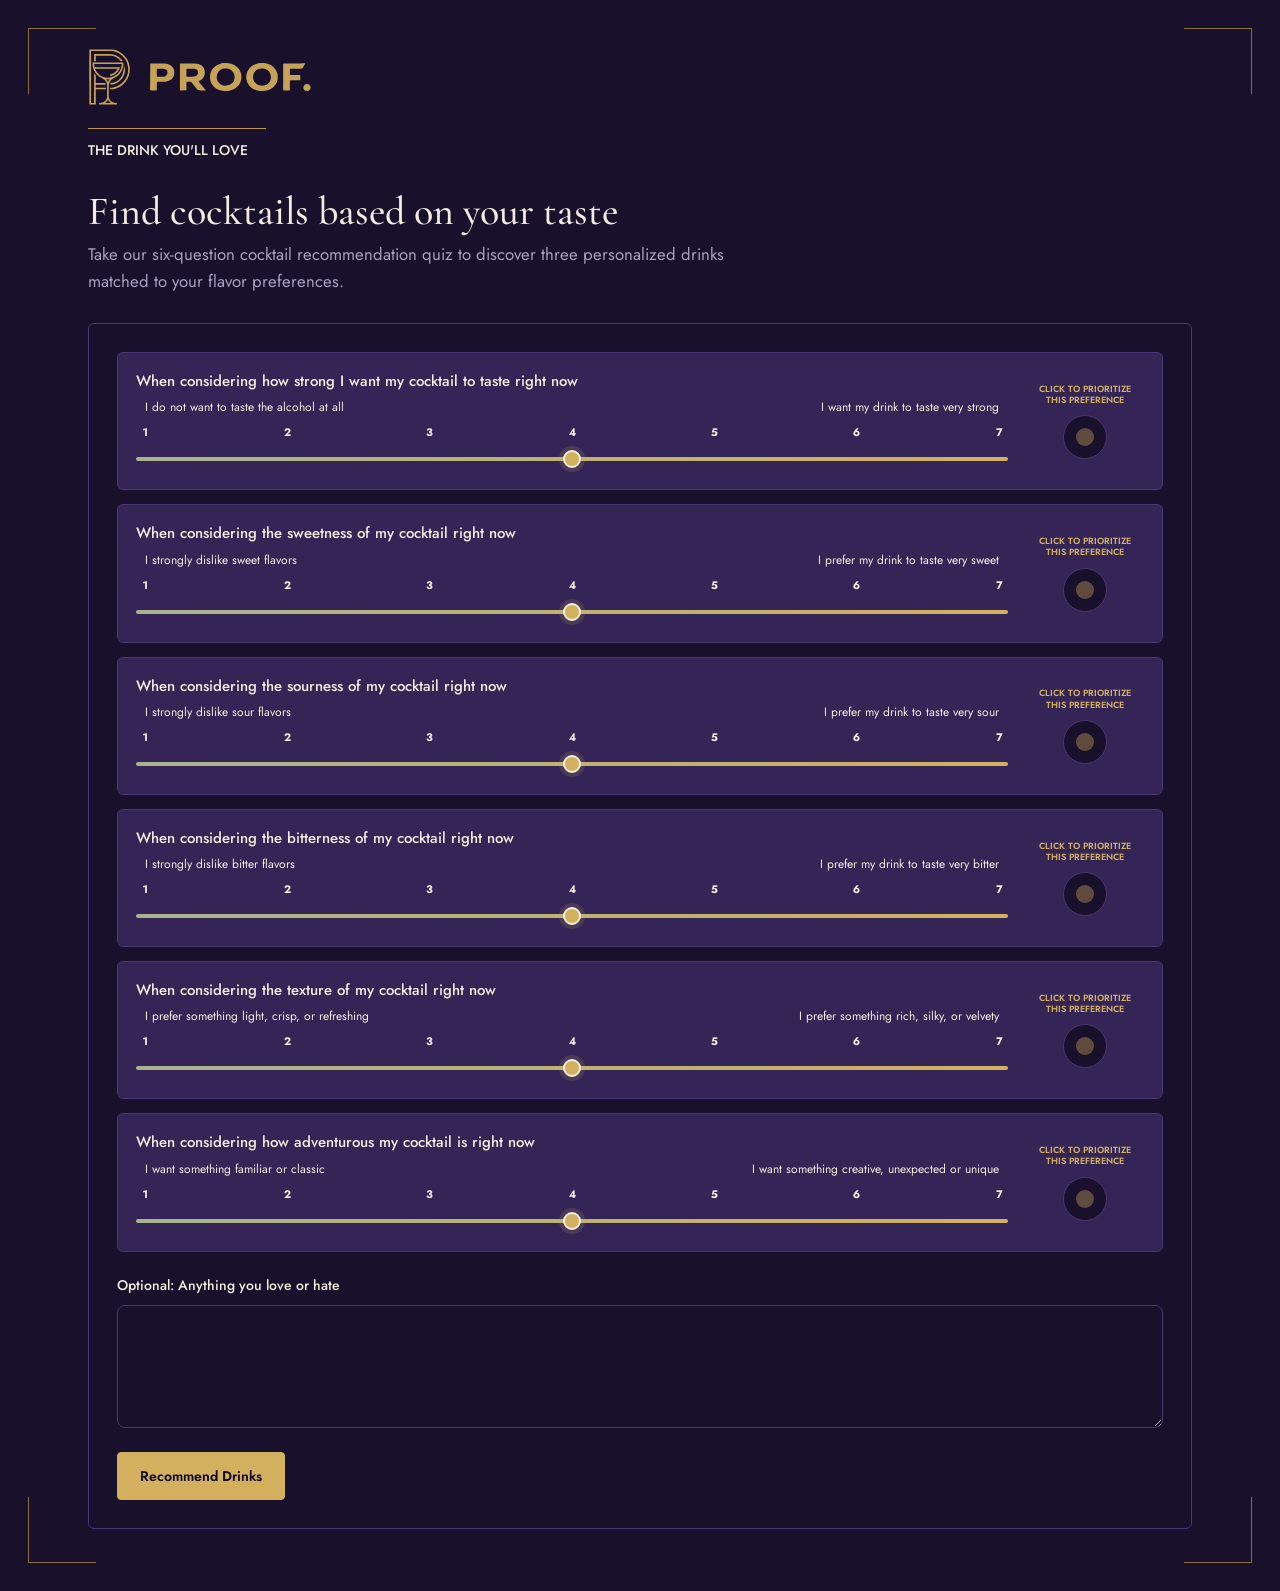
<file: index.html>
<!DOCTYPE html>
<html lang="en" data-brand-page="survey">
<head>
  <meta charset="utf-8">
  <meta name="viewport" content="width=device-width, initial-scale=1">
  <title>Find Your Cocktail Match | PROOF</title>
  <meta name="description" content="Answer six quick questions and discover personalized cocktail recommendations matched to your individual tastes and preferences.">
  <link rel="canonical" href="https://joinproof.bar/customer">
  <meta property="og:type" content="website">
  <meta property="og:site_name" content="PROOF">
  <meta property="og:title" content="Find Your Cocktail Match | PROOF">
  <meta property="og:description" content="Answer six quick questions and discover cocktails matched to your individual tastes and preferences.">
  <meta property="og:url" content="https://joinproof.bar/customer">
  <link rel="stylesheet" href="/style-lounge.css?v=5">
  <link rel="stylesheet" href="/shared/brand.css?v=2">
  <link rel="icon" href="/favicon.ico?v=1" sizes="any">
  <link rel="icon" href="/shared/brand/web/favicon-32.png?v=1" type="image/png" sizes="32x32">
  <link rel="icon" href="/shared/brand/web/favicon.svg?v=1" type="image/svg+xml">
  <link rel="apple-touch-icon" href="/shared/brand/web/apple-touch-icon.png?v=1" sizes="180x180">
  <meta name="theme-color" content="#19102c">
</head>

<body>
  <div id="survey-loader" class="survey-loader" role="status" aria-live="polite">
    <div class="survey-loader-symbol" aria-hidden="true">
      <div class="loading-circle"></div>
      <img class="loading-logo" src="/shared/brand/web/proof-mark.svg" alt="" width="36" height="48">
    </div>
    <span>Loading survey</span>
  </div>

  <main id="quiz-screen">
    <h1 class="survey-wordmark"><img class="proof-logo" src="/shared/brand/web/proof-horizontal.svg" alt="PROOF." width="480" height="124" fetchpriority="high"></h1>
    <section class="quiz-intro" aria-labelledby="quiz-title">
      <h2 id="quiz-title">Find cocktails based on your taste</h2>
      <p>Take our six-question cocktail recommendation quiz to discover three personalized drinks matched to your flavor preferences.</p>
    </section>

    <form id="quiz-form">
      <div id="slider-container"></div>

      <div class="qualitative-section">
        <label for="qualitative-input">
          Optional: Anything you love or hate
        </label>
        <textarea id="qualitative-input" rows="4"></textarea>
      </div>

      <button type="submit">Recommend Drinks</button>
    </form>
  </main>

  <main id="results-screen" hidden>
    <header class="results-brand">
      <img class="proof-logo" src="/shared/brand/web/proof-horizontal.svg" alt="PROOF." width="480" height="124">
    </header>
    <section id="persona-profile" class="persona-profile"></section>
    <div id="ai-notice" class="ai-notice" hidden></div>
    <section class="recommendations-section">
      <div class="recommendations-heading">
        <h2>Your Matches</h2>
        <button id="retake-button" class="secondary-button" type="button">Retake</button>
      </div>
      <div id="results"></div>
    </section>
  </main>

  <script src="/custom-cocktails.js?v=2" defer></script>
  <script src="/drinks.js?v=6" defer></script>
  <script src="/questions.js?v=2" defer></script>
  <script src="/bartender-script-template.js?v=1" defer></script>
  <script src="/script.js?v=11" defer></script>
</body>
</html>
</file>
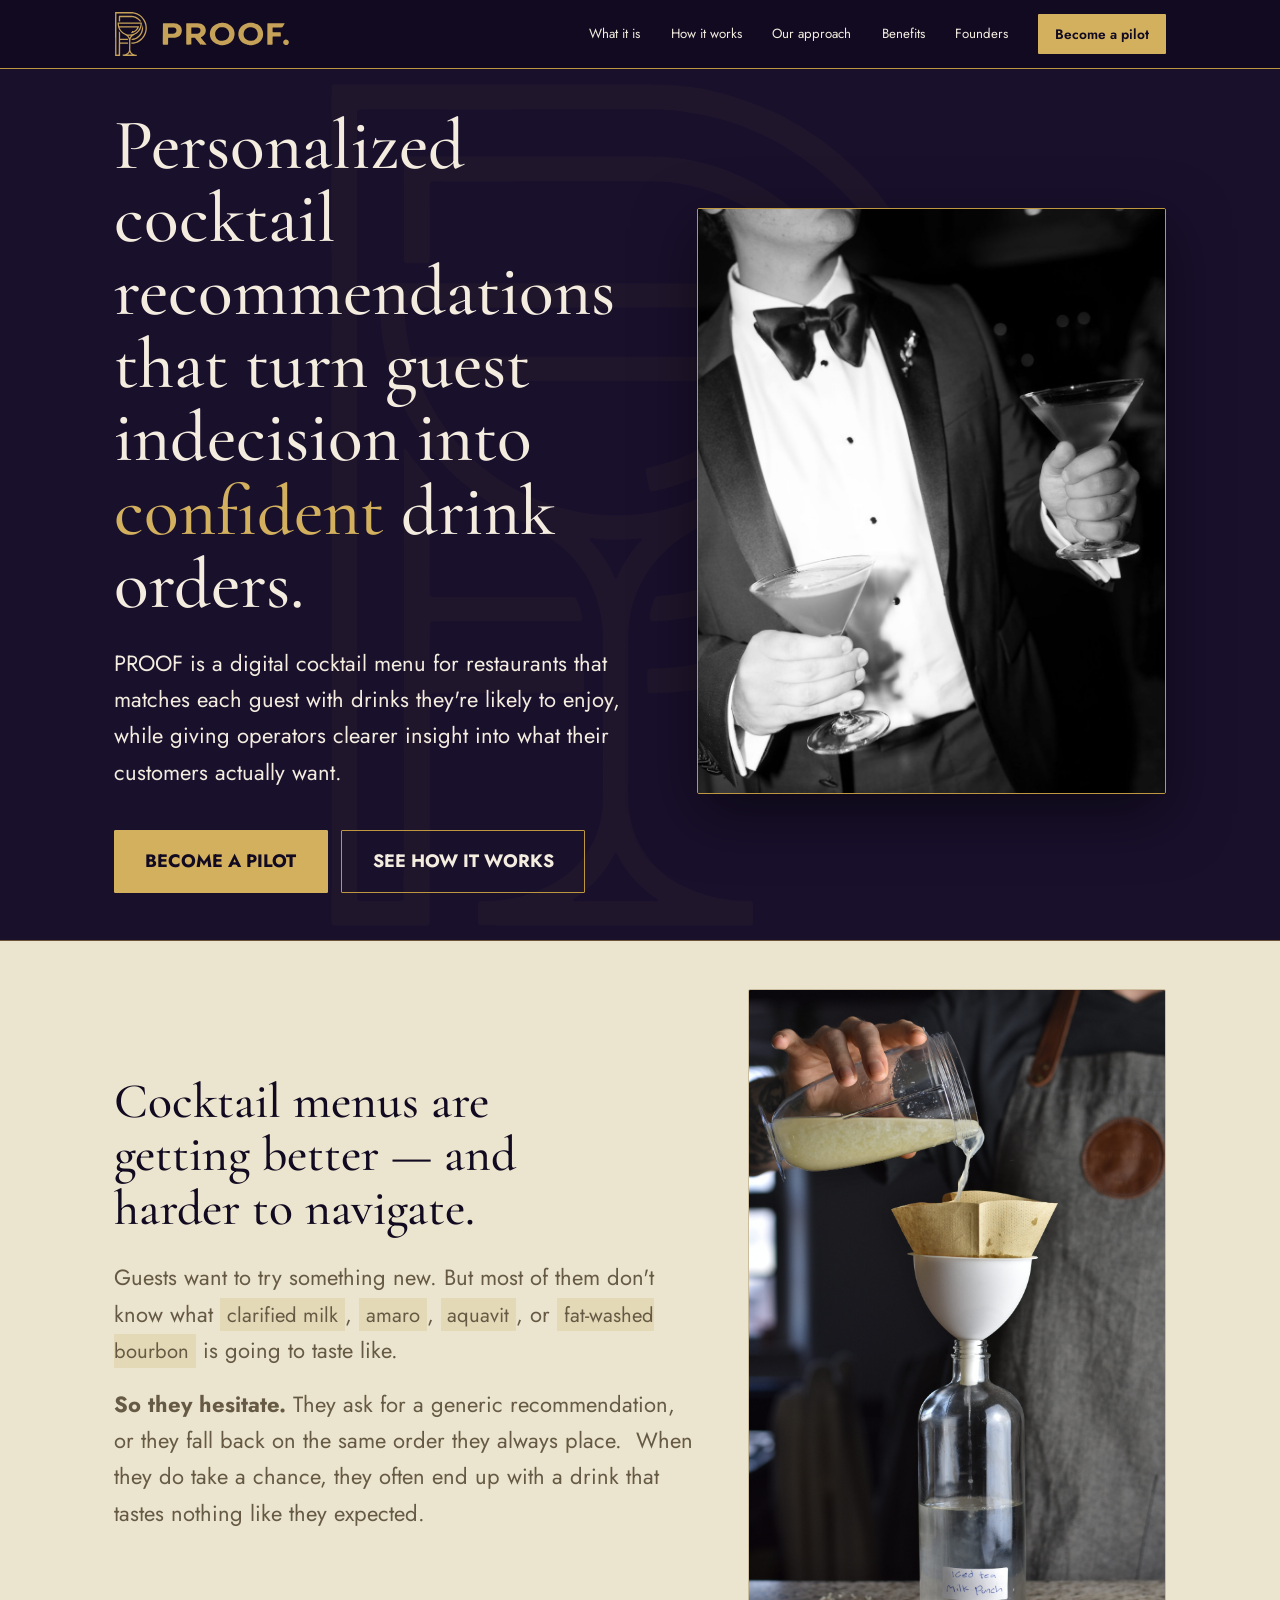
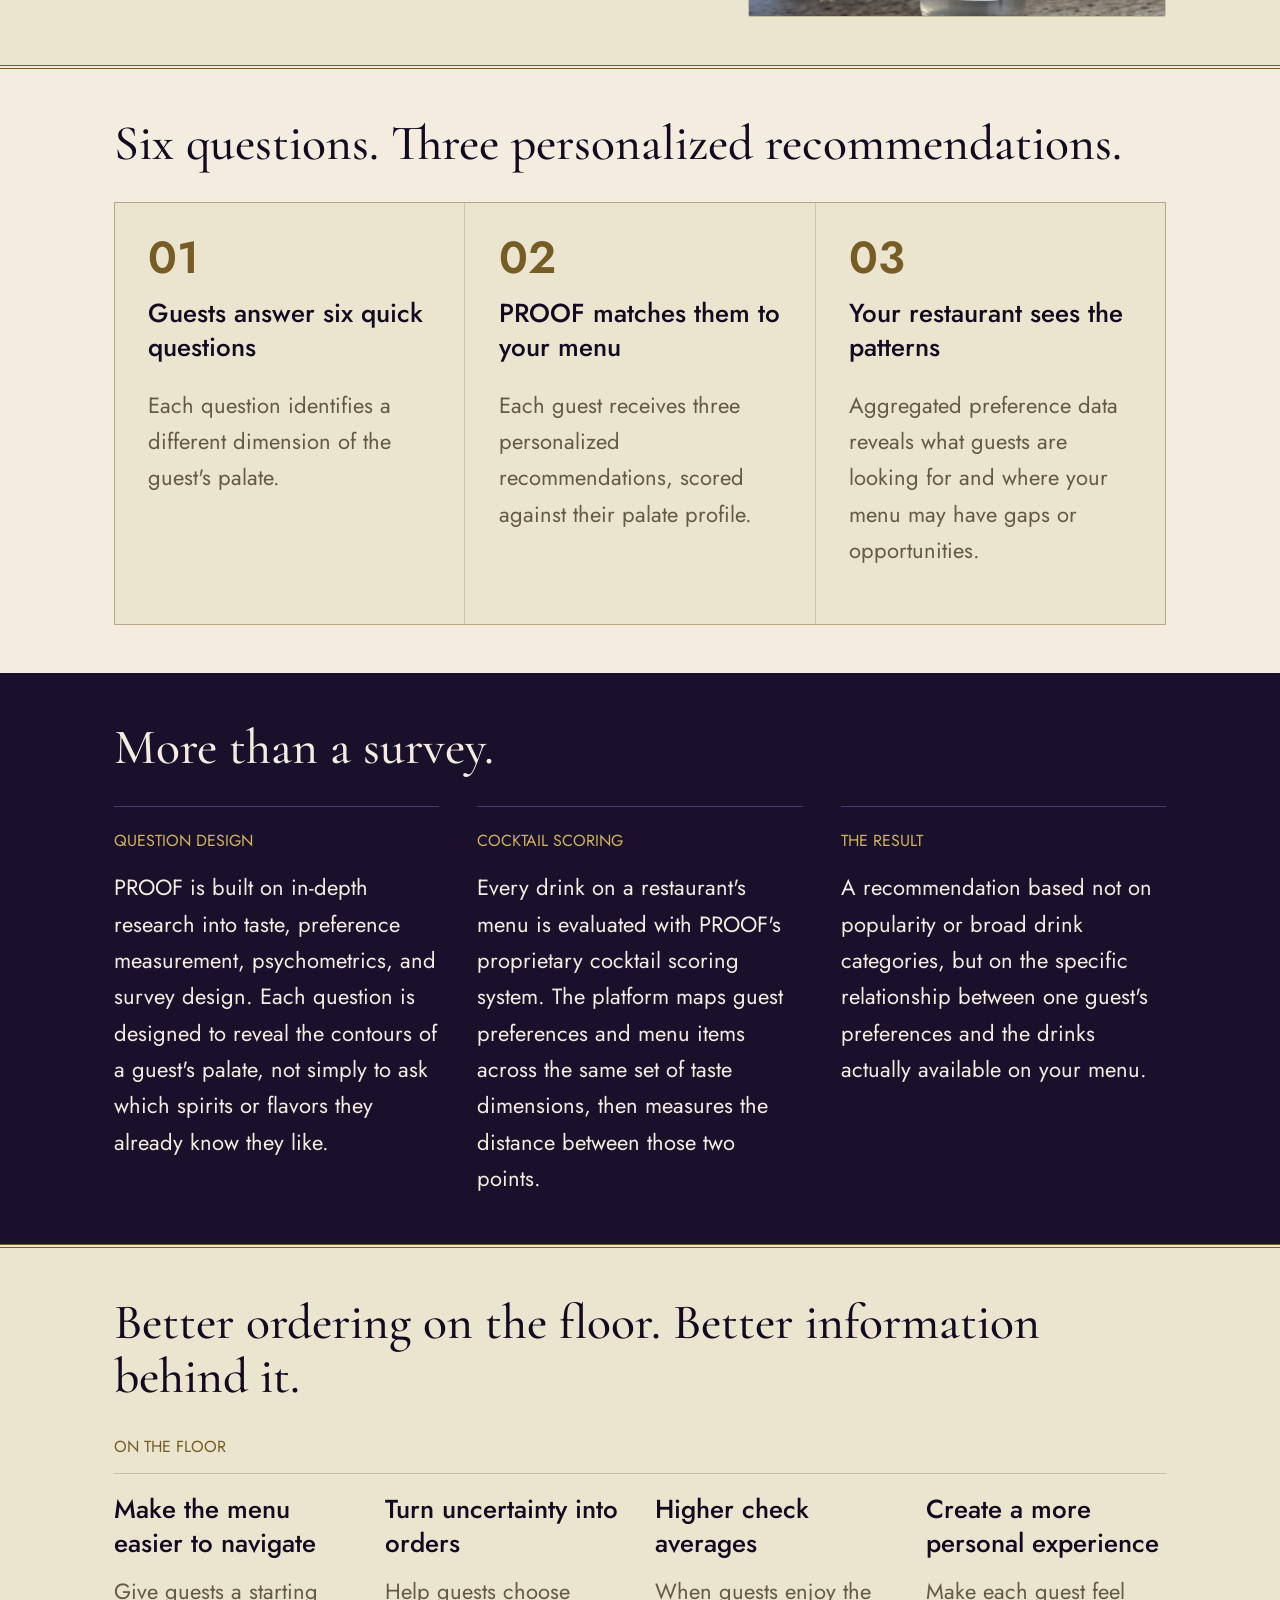
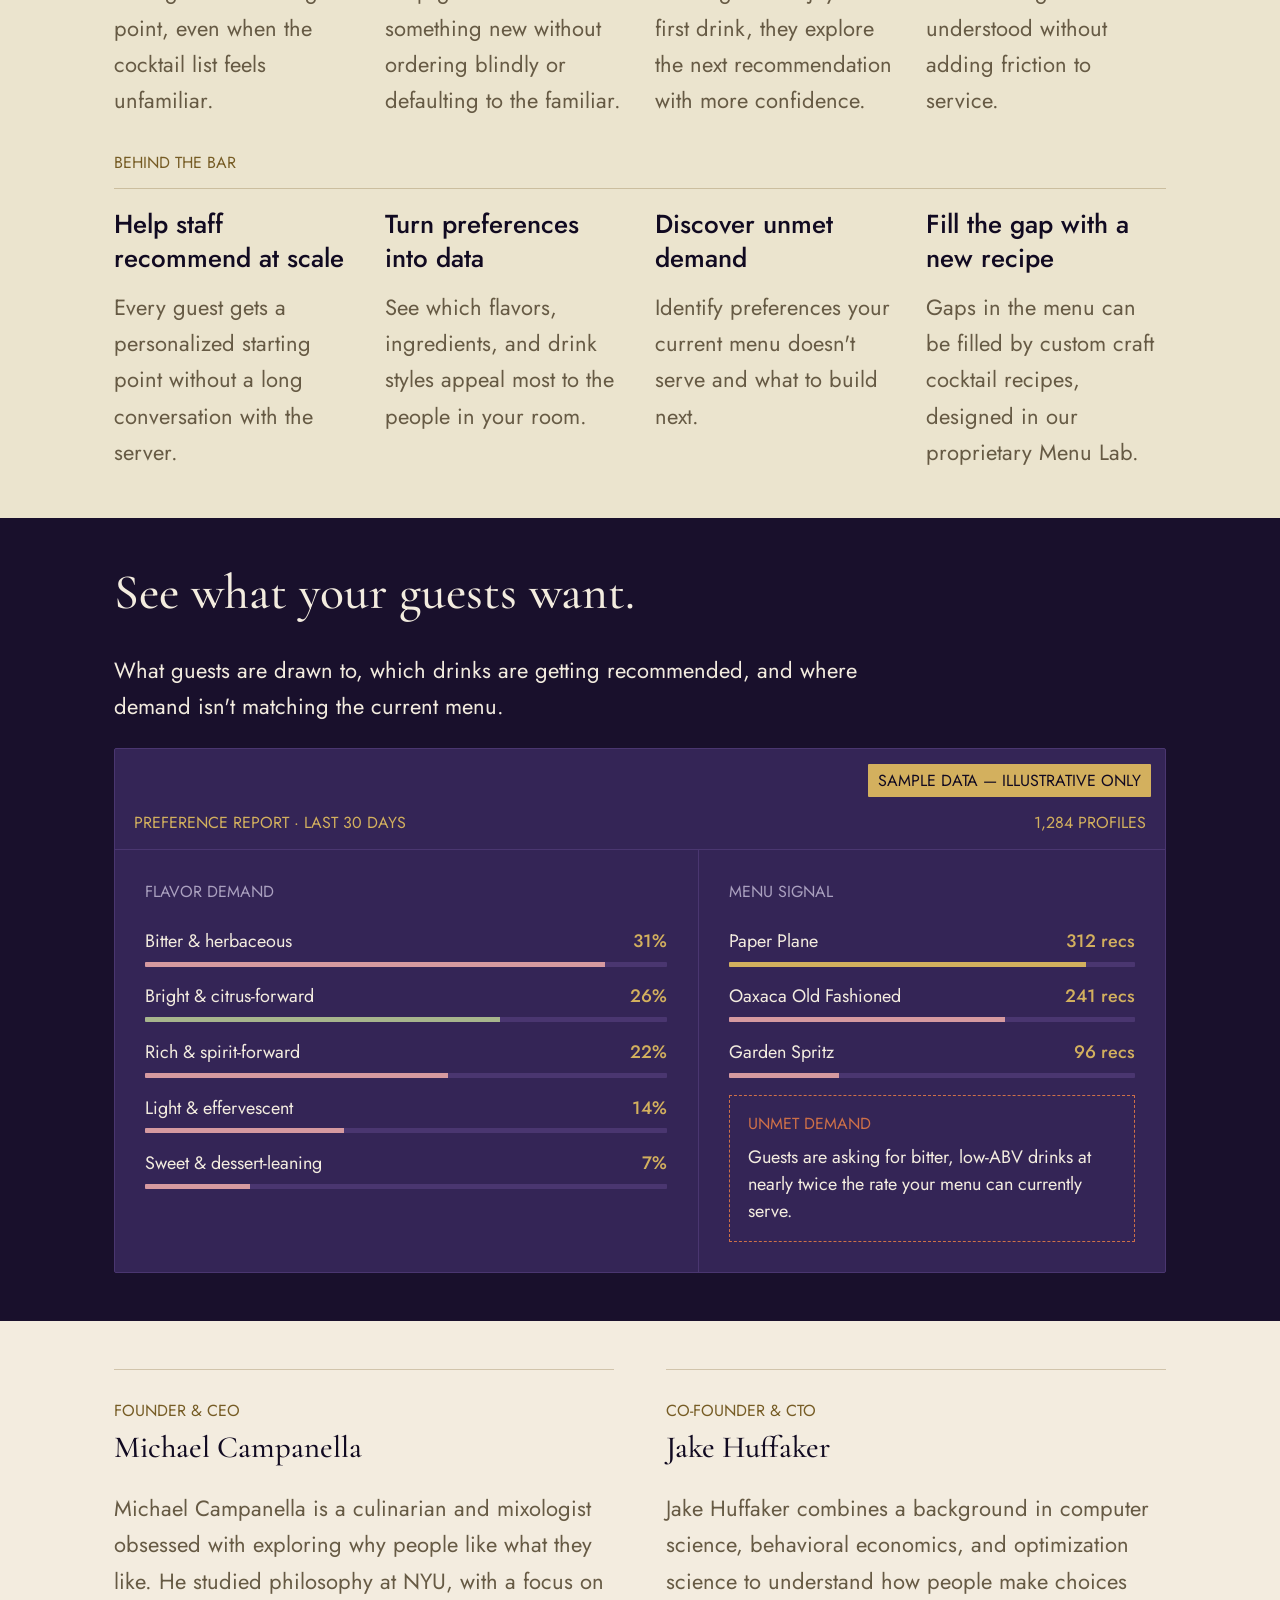
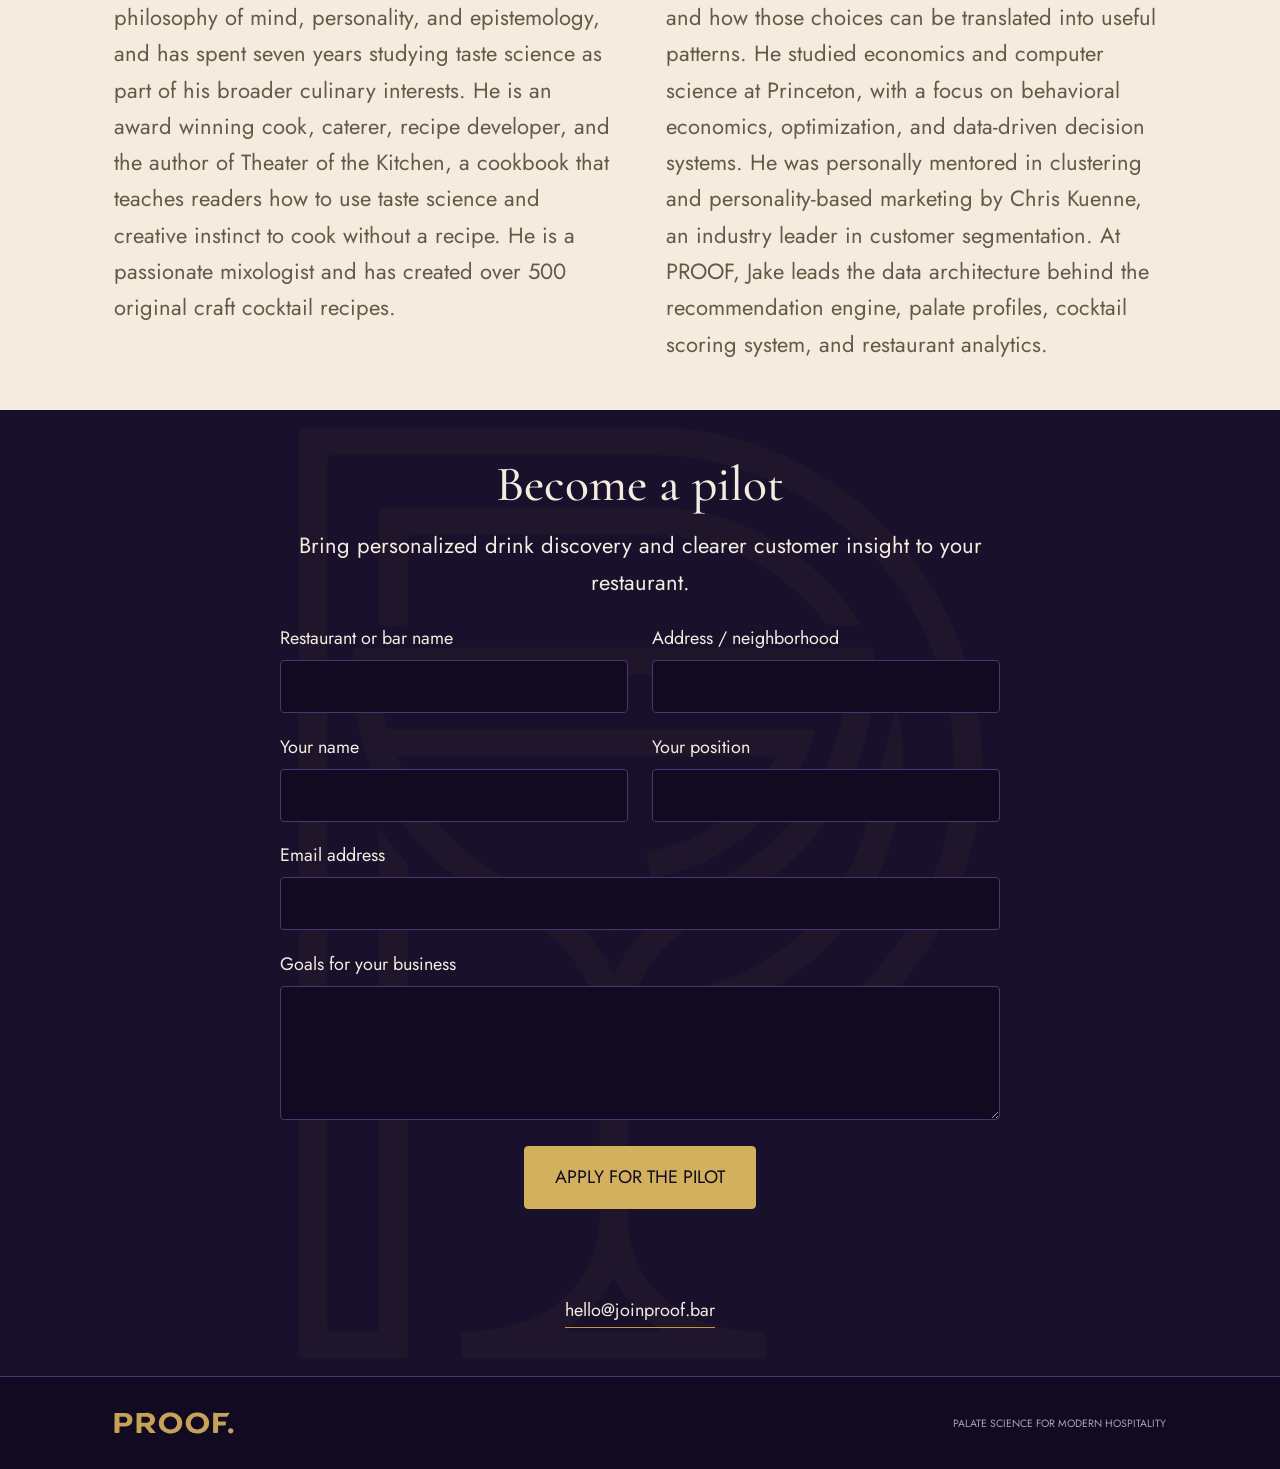
<file: business/index.html>
<!DOCTYPE html>
<html lang="en" data-brand-page="business">
<head>
  <meta charset="utf-8">
  <meta name="viewport" content="width=device-width, initial-scale=1">
  <title>PROOF | Personalized Cocktail Recommendations for Restaurants</title>
  <meta name="description" content="PROOF helps restaurant guests confidently choose cocktails with personalized recommendations matched to their tastes and your drink menu.">
  <link rel="canonical" href="https://joinproof.bar/">
  <meta property="og:type" content="website">
  <meta property="og:site_name" content="PROOF">
  <meta property="og:title" content="PROOF | Personalized Cocktail Recommendations for Restaurants">
  <meta property="og:description" content="Help every guest confidently choose a cocktail with personalized recommendations matched to their tastes and your drink menu.">
  <meta property="og:url" content="https://joinproof.bar/">
  <link rel="stylesheet" href="/shared/site-shell.css">
  <link rel="stylesheet" href="/business/business.css?v=8">
  <script src="/business/pilot.js?v=1" defer></script>
  <link rel="stylesheet" href="/shared/brand.css?v=2">
  <link rel="icon" href="/favicon.ico?v=1" sizes="any">
  <link rel="icon" href="/shared/brand/web/favicon-32.png?v=1" type="image/png" sizes="32x32">
  <link rel="icon" href="/shared/brand/web/favicon.svg?v=1" type="image/svg+xml">
  <link rel="apple-touch-icon" href="/shared/brand/web/apple-touch-icon.png?v=1" sizes="180x180">
  <meta name="theme-color" content="#19102c">
</head>
<body>
  <div class="page">
    <nav class="nav-shell">
      <div class="wrap nav-inner">
        <a class="logo brand-lockup" href="#top"><img class="proof-logo" src="/shared/brand/web/proof-horizontal.svg" alt="PROOF." width="480" height="124"></a>
        <div class="nav-links">
          <a href="#what">What it is</a>
          <a href="#how">How it works</a>
          <a href="#approach">Our approach</a>
          <a href="#benefits">Benefits</a>
          <a href="#founders">Founders</a>
          <a class="nav-pilot" href="#pilot">Become a pilot</a>
        </div>
      </div>
    </nav>

    <header id="top" class="hero">
      <div class="hero-pattern" aria-hidden="true"></div>
      <div class="hero-line" aria-hidden="true"></div>
      <div class="wrap hero-grid">
        <div class="hero-copy">
          <h1>Personalized cocktail recommendations that turn guest indecision into <em>confident</em> drink orders.</h1>
          <p class="hero-lede">PROOF is a digital cocktail menu for restaurants that matches each guest with drinks they're likely to enjoy, while giving operators clearer insight into what their customers actually want.</p>
          <div class="hero-actions">
            <a class="button-gold" href="#pilot">Become a pilot</a>
            <a class="button-outline" href="/alpha">See how it works</a>
          </div>
        </div>
        <div class="hero-image-shell">
          <div class="hero-image">
            <img src="/landing/assets/proof-background.png" alt="Guest holding two cocktails in black tie">
            <div></div>
          </div>
        </div>
      </div>
    </header>

    <section id="what" class="problem light-section">
      <div class="wrap problem-grid">
        <div class="problem-content">
          <h2>Cocktail menus are getting better — and harder to navigate.</h2>
          <div class="problem-copy">
            <p>Guests want to try something new. But most of them don't know what <mark>clarified milk</mark>, <mark>amaro</mark>, <mark>aquavit</mark>, or <mark>fat-washed bourbon</mark> is going to taste like.</p>
            <p><b>So they hesitate. </b>They ask for a generic recommendation, or they fall back on the same order they always place.&nbsp; When they do take a chance, they often end up with a drink that tastes nothing like they expected.&nbsp;</p>
          </div>
        </div>
        <figure class="problem-image">
          <img src="/business/assets/milkpunchstrain.jpeg" alt="Milk punch being poured through a paper filter into a glass bottle" width="2500" height="3750" loading="lazy" decoding="async">
        </figure>
      </div>
    </section>

    <section id="how" class="how paper-section">
      <div class="wrap section-grid">
        <h2>Six questions. Three personalized recommendations.</h2>
      </div>
      <div class="wrap steps">
        <article>
          <span>01</span>
          <h3>Guests answer six quick questions</h3>
          <p>Each question identifies a different dimension of the guest's palate.</p>
        </article>
        <article>
          <span>02</span>
          <h3>PROOF matches them to your menu</h3>
          <p>Each guest receives three personalized recommendations, scored against their palate profile.</p>
        </article>
        <article>
          <span>03</span>
          <h3>Your restaurant sees the patterns</h3>
          <p>Aggregated preference data reveals what guests are looking for and where your menu may have gaps or opportunities.</p>
        </article>
      </div>
    </section>

    <section id="approach" class="approach dark-section">
      <div class="wrap section-grid">
        <h2>More than a survey.</h2>
      </div>
      <div class="wrap columns">
        <article>
          <p>Question design</p>
          <div></div>
          <span>PROOF is built on in-depth research into taste, preference measurement, psychometrics, and survey design. Each question is designed to reveal the contours of a guest's palate, not simply to ask which spirits or flavors they already know they like.</span>
        </article>
        <article>
          <p>Cocktail scoring</p>
          <div></div>
          <span>Every drink on a restaurant's menu is evaluated with PROOF's proprietary cocktail scoring system. The platform maps guest preferences and menu items across the same set of taste dimensions, then measures the distance between those two points.</span>
        </article>
        <article>
          <p>The result</p>
          <div></div>
          <span>A recommendation based not on popularity or broad drink categories, but on the specific relationship between one guest's preferences and the drinks actually available on your menu.</span>
        </article>
      </div>
    </section>

    <section id="benefits" class="benefits paper-section">
      <div class="wrap section-grid">
        <h2>Better ordering on the floor. Better information behind it.</h2>
      </div>
      <div class="wrap benefit-group">
        <p>On the floor</p>
        <div class="benefit-row">
          <article><h3>Make the menu easier to navigate</h3><span>Give guests a starting point, even when the cocktail list feels unfamiliar.</span></article>
          <article><h3>Turn uncertainty into orders</h3><span>Help guests choose something new without ordering blindly or defaulting to the familiar.</span></article>
          <article><h3>Higher check averages</h3><span>When guests enjoy the first drink, they explore the next recommendation with more confidence.</span></article>
          <article><h3>Create a more personal experience</h3><span>Make each guest feel understood without adding friction to service.</span></article>
        </div>
      </div>
      <div class="wrap benefit-group">
        <p>Behind the bar</p>
        <div class="benefit-row">
          <article><h3>Help staff recommend at scale</h3><span>Every guest gets a personalized starting point without a long conversation with the server.</span></article>
          <article><h3>Turn preferences into data</h3><span>See which flavors, ingredients, and drink styles appeal most to the people in your room.</span></article>
          <article><h3>Discover unmet demand</h3><span>Identify preferences your current menu doesn't serve and what to build next.</span></article>
          <article><h3>Fill the gap with a new recipe</h3><span>Gaps in the menu can be filled by custom craft cocktail recipes, designed in our proprietary Menu Lab.</span></article>
        </div>
      </div>
    </section>

    <section id="dashboard" class="dashboard dark-section">
      <div class="wrap">
        <div class="section-grid">
          <h2>See what your guests want.</h2>
        </div>
        <p class="dashboard-copy">What guests are drawn to, which drinks are getting recommended, and where demand isn't matching the current menu.</p>

        <div id="dashPanel" class="report-panel">
          <div class="report-pattern" aria-hidden="true"></div>
          <div class="sample-badge">Sample data — illustrative only</div>
          <div class="report-topline">
            <span>Preference report · Last 30 days</span>
            <span>1,284 profiles</span>
          </div>
          <div class="report-body">
            <div class="report-column">
              <span>Flavor demand</span>
              <div class="meter-row"><div><span>Bitter &amp; herbaceous</span><b>31%</b></div><i><em style="width: 88%"></em></i></div>
              <div class="meter-row"><div><span>Bright &amp; citrus-forward</span><b>26%</b></div><i><em style="width: 68%"></em></i></div>
              <div class="meter-row"><div><span>Rich &amp; spirit-forward</span><b>22%</b></div><i><em style="width: 58%"></em></i></div>
              <div class="meter-row"><div><span>Light &amp; effervescent</span><b>14%</b></div><i><em style="width: 38%"></em></i></div>
              <div class="meter-row"><div><span>Sweet &amp; dessert-leaning</span><b>7%</b></div><i><em style="width: 20%"></em></i></div>
            </div>
            <div class="report-column">
              <span>Menu signal</span>
              <div class="meter-row"><div><span>Paper Plane</span><b>312 recs</b></div><i><em style="width: 88%"></em></i></div>
              <div class="meter-row"><div><span>Oaxaca Old Fashioned</span><b>241 recs</b></div><i><em style="width: 68%"></em></i></div>
              <div class="meter-row"><div><span>Garden Spritz</span><b>96 recs</b></div><i><em style="width: 27%"></em></i></div>
              <div class="unmet">
                <span>Unmet demand</span>
                <p>Guests are asking for bitter, low-ABV drinks at nearly twice the rate your menu can currently serve.</p>
              </div>
            </div>
          </div>
        </div>
      </div>
    </section>

    <section id="founders" class="founders light-section">
      <div class="wrap">
        <div class="founder-grid">
          <article>
            <p>Founder &amp; CEO</p>
            <h2>Michael Campanella</h2>
            <span>Michael Campanella is a culinarian and mixologist obsessed with exploring why people like what they like. He studied philosophy at NYU, with a focus on philosophy of mind, personality, and epistemology, and has spent seven years studying taste science as part of his broader culinary interests. He is an award winning cook, caterer, recipe developer, and the author of Theater of the Kitchen, a cookbook that teaches readers how to use taste science and creative instinct to cook without a recipe. He is a passionate mixologist and has created over 500 original craft cocktail recipes.</span>
          </article>
          <article>
            <p>Co-founder &amp; CTO</p>
            <h2>Jake Huffaker</h2>
            <span>Jake Huffaker combines a background in computer science, behavioral economics, and optimization science to understand how people make choices and how those choices can be translated into useful patterns. He studied economics and computer science at Princeton, with a focus on behavioral economics, optimization, and data-driven decision systems. He was personally mentored in clustering and personality-based marketing by Chris Kuenne, an industry leader in customer segmentation. At PROOF, Jake leads the data architecture behind the recommendation engine, palate profiles, cocktail scoring system, and restaurant analytics.</span>
          </article>
        </div>
      </div>
    </section>

    <section id="pilot" class="pilot dark-section">
      <div class="pilot-fan" aria-hidden="true"></div>
      <div class="wrap pilot-inner">
        <h2>Become a pilot</h2>
        <p>Bring personalized drink discovery and clearer customer insight to your restaurant.</p>
        <form id="pilot-form" class="pilot-form" action="/api/pilot-applications" method="post" aria-label="Pilot application">
          <div class="pilot-fields">
            <label for="pilot-business">Restaurant or bar name
              <input id="pilot-business" name="businessName" autocomplete="organization" maxlength="160" required>
            </label>
            <label for="pilot-location">Address / neighborhood
              <input id="pilot-location" name="location" autocomplete="street-address" maxlength="300" required>
            </label>
            <label for="pilot-name">Your name
              <input id="pilot-name" name="name" autocomplete="name" maxlength="120" required>
            </label>
            <label for="pilot-position">Your position
              <input id="pilot-position" name="position" autocomplete="organization-title" maxlength="120" required>
            </label>
            <label class="pilot-field-wide" for="pilot-email">Email address
              <input id="pilot-email" name="email" type="email" autocomplete="email" maxlength="254" required>
            </label>
            <label class="pilot-field-wide" for="pilot-goals">Goals for your business
              <textarea id="pilot-goals" name="goals" rows="4" maxlength="3000" required></textarea>
            </label>
          </div>
          <div class="pilot-honeypot" aria-hidden="true" inert>
            <label for="pilot-website">Website<input id="pilot-website" name="website" tabindex="-1" autocomplete="off"></label>
          </div>
          <div class="pilot-submit">
            <button class="button-gold" type="submit" disabled>Apply for the pilot</button>
            <p id="pilot-status" class="pilot-status" role="status" aria-live="polite" aria-atomic="true"></p>
          </div>
          <noscript><p>Please email <a href="mailto:hello@joinproof.bar">hello@joinproof.bar</a> to apply.</p></noscript>
        </form>
        <a class="email" href="mailto:hello@joinproof.bar">hello@joinproof.bar</a>
      </div>
    </section>
    <footer class="footer">
      <div class="wrap footer-inner">
        <span class="footer-logo"><img class="proof-logo" src="/shared/brand/web/proof-type.svg" alt="PROOF." width="480" height="87" loading="lazy"></span>
        <span>Palate science for modern hospitality</span>
      </div>
    </footer>
  </div>
</body>
</html>
</file>
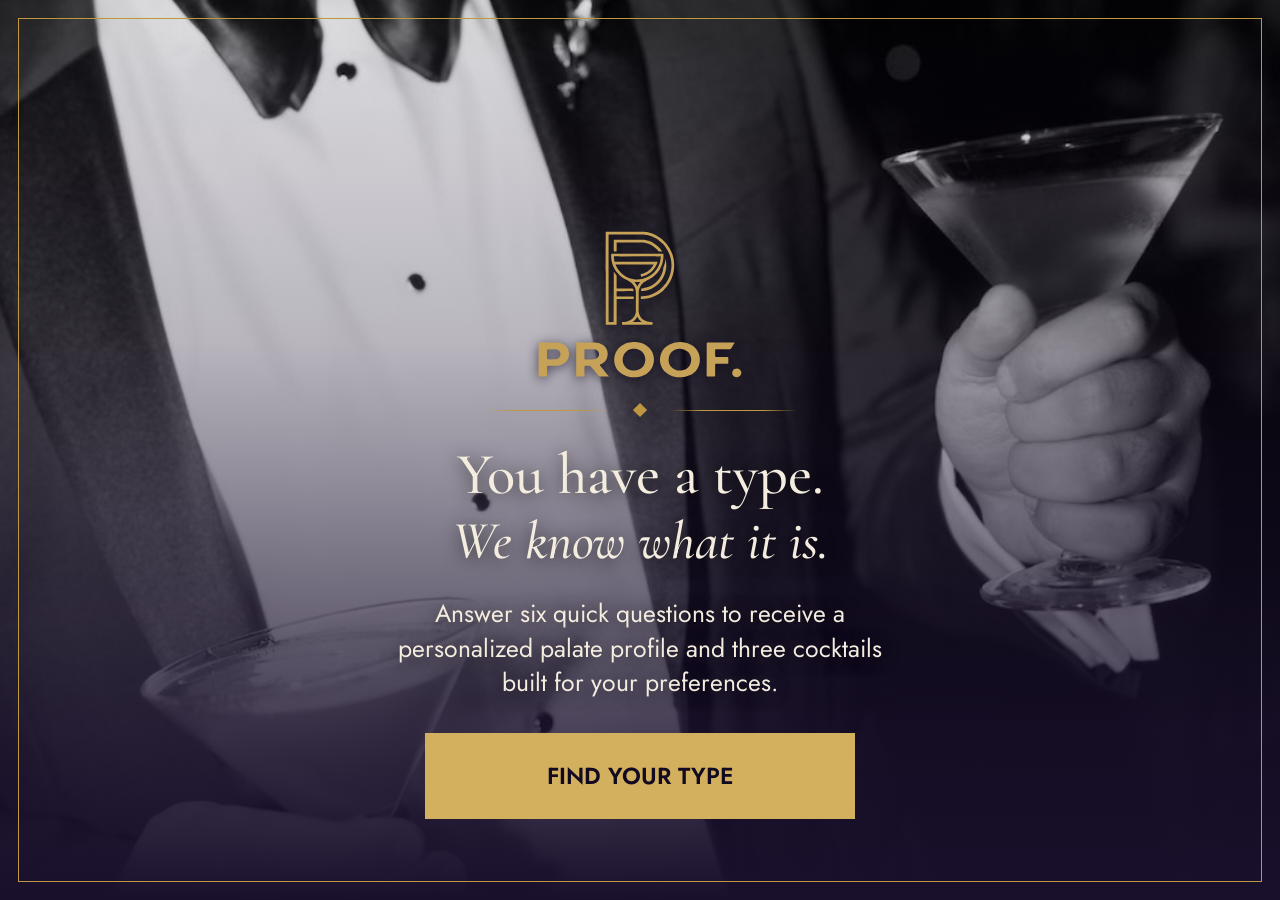
<file: landing/index.html>
<!DOCTYPE html>
<html lang="en" data-brand-page="landing">
<head>
  <meta charset="utf-8">
  <meta name="viewport" content="width=device-width, initial-scale=1">
  <title>PROOF.</title>
  <meta name="description" content="Find your cocktail type with PROOF.">
  <link rel="stylesheet" href="/shared/site-shell.css">
  <link rel="stylesheet" href="/landing/landing.css">
  <link rel="stylesheet" href="/shared/brand.css?v=2">
  <link rel="icon" href="/favicon.ico?v=1" sizes="any">
  <link rel="icon" href="/shared/brand/web/favicon-32.png?v=1" type="image/png" sizes="32x32">
  <link rel="icon" href="/shared/brand/web/favicon.svg?v=1" type="image/svg+xml">
  <link rel="apple-touch-icon" href="/shared/brand/web/apple-touch-icon.png?v=1" sizes="180x180">
  <meta name="theme-color" content="#19102c">
</head>
<body data-site="landing">
  <main id="landing-root" class="site-shell landing-page" aria-label="PROOF landing page">
    <section class="landing-copy" aria-labelledby="landing-title">
      <h1 id="landing-title" class="landing-brand"><img class="proof-logo" src="/shared/brand/web/proof-vertical.svg" alt="PROOF." width="480" height="350" fetchpriority="high"></h1>
      <div class="landing-rule" aria-hidden="true"><span></span></div>
      <p class="landing-lead">You have a type.</p>
      <p class="landing-accent">We know what it is.</p>
      <p class="landing-detail">
        Answer six quick questions to receive a personalized palate profile and three cocktails built for your preferences.
      </p>
      <a class="landing-button" href="/customer">Find Your Type</a>
    </section>
  </main>
  <script src="/shared/site-shell.js" defer></script>
</body>
</html>
</file>
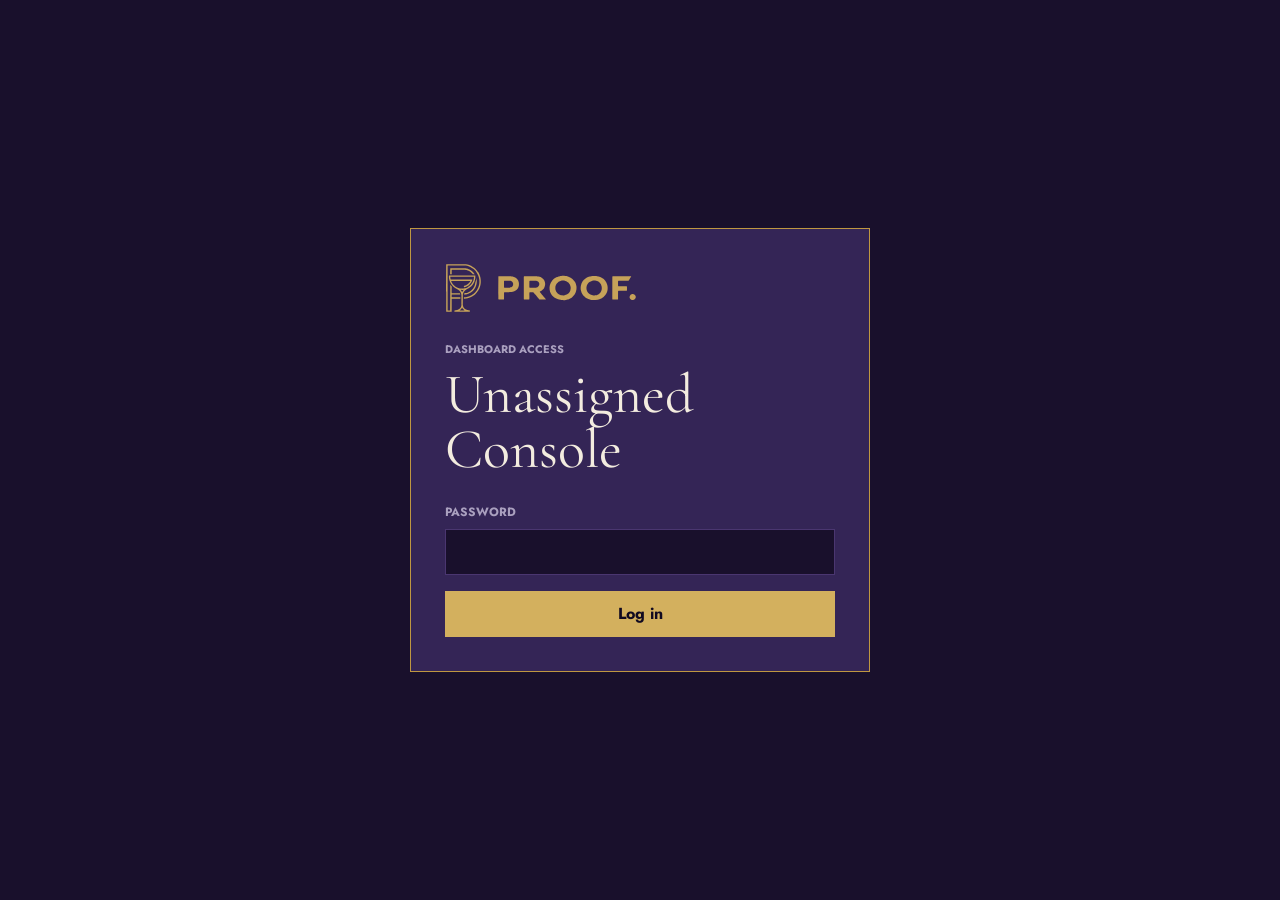
<file: dashboard-login.html>
<!DOCTYPE html>
<html data-brand-page="dashboard">
<head>
  <title>PROOF Dashboard Login</title>
  <meta name="viewport" content="width=device-width, initial-scale=1">
  <link rel="stylesheet" href="/dashboard.css?v=5">
  <link rel="stylesheet" href="/shared/brand.css?v=2">
  <link rel="icon" href="/favicon.ico?v=1" sizes="any">
  <link rel="icon" href="/shared/brand/web/favicon-32.png?v=1" type="image/png" sizes="32x32">
  <link rel="icon" href="/shared/brand/web/favicon.svg?v=1" type="image/svg+xml">
  <link rel="apple-touch-icon" href="/shared/brand/web/apple-touch-icon.png?v=1" sizes="180x180">
  <meta name="theme-color" content="#19102c">
</head>
<body>
  <main class="dashboard-login-shell">
    <section class="dashboard-login-panel">
      <a class="brand brand-lockup" href="/"><img class="proof-logo" src="/shared/brand/web/proof-horizontal.svg" alt="PROOF." width="480" height="124"></a>
      <p class="kicker">Dashboard Access</p>
      <h1 id="login-restaurant-title">Restaurant Console</h1>
      <form id="dashboard-login-form" class="dashboard-login-form">
        <label>
          Password
          <input id="dashboard-password" type="password" autocomplete="current-password" required>
        </label>
        <button type="submit">Log in</button>
      </form>
      <p id="dashboard-login-status" class="dashboard-login-status" hidden></p>
    </section>
  </main>
  <script src="/dashboard-login.js?v=2"></script>
</body>
</html>
</file>
<file: style-lounge.css>
:root {
  color-scheme: dark;
  --ink: #fff3df;
  --muted: #dacba7;
  --soft: #f4e5c8;
  --paper: #30253d;
  --panel: #271f32;
  --panel-solid: #332942;
  --line: rgba(232, 185, 94, 0.3);
  --line-strong: rgba(232, 185, 94, 0.68);
  --gold: #e8b95e;
  --gold-bright: #ffd98a;
  --deep: #1b1422;
  --rose: #d69aa0;
  --sage: #a7b58d;
  --lavender: #9d8faf;
  --slider-low: #a7b58d;
  --slider-high: #e8b95e;
  --shadow: 0 22px 54px rgba(8, 4, 13, 0.38);
}

* {
  box-sizing: border-box;
}

html {
  position: relative;
  min-height: 100%;
  background: var(--deep);
}

html::before {
  content: "";
  position: absolute;
  inset: 16px;
  pointer-events: none;
  background:
    linear-gradient(var(--line-strong), var(--line-strong)) left 12px top 12px / 68px 1px no-repeat,
    linear-gradient(var(--line-strong), var(--line-strong)) left 12px top 12px / 1px 66px no-repeat,
    linear-gradient(var(--line-strong), var(--line-strong)) right 12px top 12px / 68px 1px no-repeat,
    linear-gradient(var(--line-strong), var(--line-strong)) right 12px top 12px / 1px 66px no-repeat,
    linear-gradient(var(--line-strong), var(--line-strong)) left 12px bottom 12px / 68px 1px no-repeat,
    linear-gradient(var(--line-strong), var(--line-strong)) left 12px bottom 12px / 1px 66px no-repeat,
    linear-gradient(var(--line-strong), var(--line-strong)) right 12px bottom 12px / 68px 1px no-repeat,
    linear-gradient(var(--line-strong), var(--line-strong)) right 12px bottom 12px / 1px 66px no-repeat;
  opacity: 0.7;
}

body {
  min-height: 100vh;
  max-width: 1160px;
  margin: 0 auto;
  padding: 48px 28px 62px;
  color: var(--ink);
  font-family: Optima, Candara, "Avenir Next", "Segoe UI", system-ui, sans-serif;
  letter-spacing: 0;
}

body::after {
  content: "";
  position: fixed;
  inset: 0;
  pointer-events: none;
  background:
    radial-gradient(circle at 10% 12%, rgba(232, 185, 94, 0.14), transparent 26%),
    radial-gradient(circle at 88% 20%, rgba(214, 154, 160, 0.08), transparent 28%),
    linear-gradient(rgba(255, 243, 223, 0.02) 1px, transparent 1px),
    linear-gradient(90deg, rgba(255, 243, 223, 0.016) 1px, transparent 1px);
  background-size: auto, auto, 54px 54px, 54px 54px;
  opacity: 0.55;
  mask-image: linear-gradient(to bottom, rgba(0, 0, 0, 0.72), transparent 78%);
}

.survey-loader {
  position: fixed;
  inset: 0;
  z-index: 20;
  display: grid;
  place-items: center;
  gap: 14px;
  align-content: center;
  background: var(--deep);
  color: var(--gold-bright);
  font-size: 0.86rem;
  font-weight: 800;
  letter-spacing: 0.16em;
  text-transform: uppercase;
  transition: opacity 180ms ease, visibility 180ms ease;
}

.survey-loader[hidden] {
  display: grid;
  opacity: 0;
  visibility: hidden;
}

.loading-circle {
  width: 48px;
  height: 48px;
  border: 3px solid rgba(232, 185, 94, 0.24);
  border-top-color: var(--gold-bright);
  border-radius: 50%;
  animation: proof-spin 760ms linear infinite;
}

@keyframes proof-spin {
  to {
    transform: rotate(360deg);
  }
}

.site-nav {
  position: relative;
  z-index: 1;
  display: flex;
  flex-wrap: wrap;
  justify-content: flex-end;
  gap: 10px 16px;
  margin-bottom: 22px;
  font-size: 0.92rem;
}

.site-nav a {
  color: var(--muted);
  text-decoration: none;
}

.site-nav a:hover,
.site-nav a:focus-visible {
  color: var(--gold-bright);
}

h1,
h2,
h3,
p {
  margin-top: 0;
}

h1 {
  margin-bottom: 28px;
  width: fit-content;
  color: #ffe7b0;
  font-family: Impact, "Arial Narrow Bold", "Franklin Gothic Heavy", "Aptos Display", sans-serif;
  font-size: clamp(66px, 13vw, 142px);
  font-weight: 900;
  line-height: 0.82;
  letter-spacing: 0.01em;
  text-transform: uppercase;
  transform: scaleX(0.82);
  transform-origin: left center;
  -webkit-text-stroke: 3px rgba(239, 164, 59, 0.7);
  text-shadow:
    0 0 4px rgba(255, 235, 181, 0.95),
    0 0 10px rgba(255, 197, 91, 0.85),
    0 0 26px rgba(238, 151, 42, 0.66),
    0 0 46px rgba(238, 151, 42, 0.4),
    0 7px 0 rgba(99, 57, 15, 0.32);
}

h1::after {
  content: "THE DRINK YOU'LL LOVE";
  display: block;
  width: fit-content;
  margin-top: 22px;
  padding: 13px 18px 0 0;
  border-top: 1px solid rgba(232, 185, 94, 0.72);
  color: var(--soft);
  font-family: Didot, "Bodoni 72", "Bodoni 72 Smallcaps", "Baskerville Old Face", Georgia, "Times New Roman", serif;
  font-size: 14px;
  font-weight: 700;
  letter-spacing: 0.18em;
  line-height: 1.25;
  text-transform: uppercase;
  text-shadow:
    0 0 8px rgba(232, 185, 94, 0.26),
    0 1px 0 rgba(0, 0, 0, 0.38);
}

.quiz-intro {
  position: relative;
  z-index: 1;
  max-width: 720px;
  margin: -4px 0 28px;
}

.quiz-intro h2 {
  margin-bottom: 8px;
  color: var(--gold-bright);
  font-family: Didot, "Bodoni 72", "Baskerville Old Face", Georgia, serif;
  font-size: clamp(26px, 4vw, 40px);
  font-weight: 600;
  line-height: 1.1;
}

.quiz-intro p {
  max-width: 650px;
  margin-bottom: 0;
  color: var(--muted);
  font-size: 1.05rem;
  line-height: 1.6;
}

form {
  display: grid;
  gap: 24px;
  padding: 28px;
  border: 1px solid var(--line);
  border-radius: 10px;
  background:
    linear-gradient(135deg, rgba(232, 185, 94, 0.14), transparent 30%),
    var(--paper);
  box-shadow: var(--shadow);
}

#slider-container {
  display: grid;
  gap: 14px;
}

.slider-block {
  display: grid;
  grid-template-columns: minmax(0, 1fr) 118px;
  gap: 18px;
  align-items: stretch;
  min-height: 118px;
  padding: 18px;
  border: 1px solid var(--line);
  border-radius: 9px;
  background:
    linear-gradient(180deg, rgba(255, 243, 223, 0.05), rgba(30, 24, 38, 0.04)),
    var(--panel);
}

.slider-content {
  display: grid;
  gap: 9px;
  align-content: center;
  min-width: 0;
}

.question-prompt {
  margin: 0;
  color: var(--ink);
  font-size: 15px;
  font-weight: 700;
  line-height: 1.35;
}

.slider-labels {
  display: grid;
  grid-template-columns: minmax(0, 5fr) minmax(0, 4fr) minmax(0, 5fr);
  gap: 0;
  margin: 0 9px;
  color: var(--soft);
  font-size: 12px;
  line-height: 1.25;
}

.slider-labels span:first-child {
  grid-column: 1;
  text-align: left;
}

.slider-labels span:last-child {
  grid-column: 3;
  text-align: right;
}

.number-labels {
  position: relative;
  display: block;
  height: 14px;
  margin: 0 9px;
  color: rgba(255, 243, 223, 0.74);
  font-size: 11px;
  font-weight: 700;
  font-variant-numeric: tabular-nums;
  text-shadow: 0 0 8px rgba(232, 185, 94, 0.22);
}

.number-labels span {
  position: absolute;
  top: 0;
  transform: translateX(-50%);
  text-align: center;
}

.number-labels span:nth-child(1) {
  left: 0;
}

.number-labels span:nth-child(2) {
  left: 16.6667%;
}

.number-labels span:nth-child(3) {
  left: 33.3333%;
}

.number-labels span:nth-child(4) {
  left: 50%;
}

.number-labels span:nth-child(5) {
  left: 66.6667%;
}

.number-labels span:nth-child(6) {
  left: 83.3333%;
}

.number-labels span:nth-child(7) {
  left: 100%;
}

input[type="range"] {
  width: 100%;
  height: 24px;
  margin: 0;
  accent-color: var(--gold);
  cursor: pointer;
}

input[type="range"]::-webkit-slider-runnable-track {
  height: 4px;
  border-radius: 999px;
  background: linear-gradient(90deg, var(--slider-low), var(--slider-high));
  box-shadow: 0 0 0 1px rgba(232, 185, 94, 0.2), 0 0 18px rgba(232, 185, 94, 0.1);
}

input[type="range"]::-webkit-slider-thumb {
  width: 18px;
  height: 18px;
  margin-top: -7px;
  border: 2px solid #fff7df;
  border-radius: 50%;
  background: radial-gradient(circle at 35% 32%, #fff7df, var(--gold) 56%, #8d6b38);
  box-shadow: 0 0 0 5px rgba(232, 185, 94, 0.16), 0 0 18px rgba(232, 185, 94, 0.2);
}

input[type="range"]::-moz-range-track {
  height: 4px;
  border-radius: 999px;
  background: linear-gradient(90deg, var(--slider-low), var(--slider-high));
  box-shadow: 0 0 0 1px rgba(232, 185, 94, 0.2), 0 0 18px rgba(232, 185, 94, 0.1);
}

input[type="range"]::-moz-range-thumb {
  width: 16px;
  height: 16px;
  border: 2px solid #fff7df;
  border-radius: 50%;
  background: radial-gradient(circle at 35% 32%, #fff7df, var(--gold) 56%, #8d6b38);
  box-shadow: 0 0 0 5px rgba(232, 185, 94, 0.16), 0 0 18px rgba(232, 185, 94, 0.2);
}

.importance-control {
  display: grid;
  gap: 10px;
  align-content: center;
  justify-items: center;
  min-width: 0;
}

.importance-label {
  max-width: 108px;
  padding: 0;
  border: 0;
  background: transparent;
  color: var(--gold);
  font-family: Optima, Candara, "Avenir Next", "Segoe UI", system-ui, sans-serif;
  font-size: 9px;
  font-weight: 850;
  line-height: 1.25;
  text-align: center;
  text-transform: uppercase;
  cursor: pointer;
  border-radius: 4px;
}

.importance-label:focus {
  outline: none;
}

.importance-label:hover,
.importance-label:focus-visible {
  color: var(--gold-bright);
}

.importance-label:focus-visible {
  outline: 1px solid var(--gold-bright);
  outline-offset: 3px;
}

.importance-button {
  position: relative;
  width: 44px;
  height: 44px;
  padding: 0;
  border: 1px solid var(--line-strong);
  border-radius: 50%;
  background: rgba(30, 24, 38, 0.78);
  color: var(--gold);
  cursor: pointer;
  transition: transform 160ms ease, border-color 160ms ease, background 160ms ease, box-shadow 160ms ease;
}

.importance-button::before {
  content: "";
  position: absolute;
  inset: 12px;
  border-radius: 50%;
  background: currentColor;
  opacity: 0.38;
  transition: inset 160ms ease, opacity 160ms ease, border-radius 160ms ease, clip-path 160ms ease;
}

.importance-button:hover {
  transform: translateY(-1px);
  border-color: var(--gold-bright);
  box-shadow: 0 0 0 5px rgba(232, 185, 94, 0.1);
}

.importance-button[aria-pressed="true"] {
  border-color: var(--gold-bright);
  background: radial-gradient(circle, rgba(232, 185, 94, 0.3), rgba(214, 154, 160, 0.14) 66%, rgba(51, 41, 66, 0.72));
  color: var(--gold-bright);
  box-shadow: 0 0 24px rgba(232, 185, 94, 0.26);
}

.importance-button[aria-pressed="true"]::before {
  inset: 8px;
  border-radius: 0;
  background: linear-gradient(145deg, var(--ink), var(--gold) 56%, #8a6126);
  clip-path: polygon(
    50% 0%,
    61% 35%,
    98% 35%,
    68% 56%,
    79% 92%,
    50% 70%,
    21% 92%,
    32% 56%,
    2% 35%,
    39% 35%
  );
  opacity: 1;
}

.qualitative-section {
  display: grid;
  gap: 10px;
  margin: 0;
}

.qualitative-section label {
  color: var(--soft);
  font-size: 14px;
  font-weight: 700;
  line-height: 1.4;
}

.qualitative-section textarea {
  width: 100%;
  min-height: 108px;
  padding: 14px 16px;
  border: 1px solid var(--line-strong);
  border-radius: 8px;
  outline: none;
  background: rgba(30, 24, 38, 0.72);
  color: var(--ink);
  font: inherit;
  line-height: 1.45;
  resize: vertical;
}

.qualitative-section textarea:focus {
  border-color: var(--gold-bright);
  box-shadow: 0 0 0 4px rgba(232, 185, 94, 0.12);
}

button[type="submit"] {
  justify-self: start;
  min-height: 48px;
  padding: 0 22px;
  border: 1px solid rgba(242, 212, 138, 0.72);
  border-radius: 999px;
  background: linear-gradient(135deg, var(--ink), var(--gold) 46%, #98713a);
  color: var(--deep);
  font-family: Optima, Candara, "Avenir Next", "Segoe UI", system-ui, sans-serif;
  font-size: 14px;
  font-weight: 850;
  cursor: pointer;
  box-shadow: 0 12px 30px rgba(0, 0, 0, 0.26);
}

button[type="submit"]:hover {
  filter: brightness(1.06);
}

button[type="submit"][aria-busy="true"] {
  display: inline-flex;
  align-items: center;
  gap: 10px;
  cursor: wait;
  filter: saturate(0.92);
}

button[type="submit"][aria-busy="true"]::before {
  content: "";
  width: 16px;
  height: 16px;
  border: 2px solid rgba(27, 20, 34, 0.24);
  border-top-color: var(--deep);
  border-radius: 50%;
  animation: proof-spin 720ms linear infinite;
}

h2 {
  margin: 34px 0 16px;
  color: var(--gold);
  font-family: Didot, "Bodoni 72", "Bodoni 72 Smallcaps", "Baskerville Old Face", Georgia, "Times New Roman", serif;
  font-size: 30px;
  font-weight: 700;
}

.ai-notice {
  margin: 0 0 16px;
  padding: 12px 14px;
  border: 1px solid rgba(242, 212, 138, 0.4);
  border-radius: 8px;
  background: rgba(232, 185, 94, 0.12);
  color: #f6ddb1;
  font-size: 14px;
}

.persona-profile {
  display: grid;
  grid-template-columns: minmax(0, 1.25fr) minmax(340px, 1fr);
  gap: 46px;
  align-items: stretch;
  margin-bottom: 34px;
}

.persona-summary,
.taste-profile-card {
  min-width: 0;
  border: 1px solid var(--line);
  background: var(--paper);
  box-shadow: var(--shadow);
}

.persona-summary {
  display: grid;
  align-content: center;
  min-height: 350px;
  padding: 20px 42px;
  border-radius: 12px;
}

.taste-profile-card {
  display: grid;
  align-content: center;
  min-height: 350px;
  padding: 24px 44px;
  border-radius: 12px;
}

.eyebrow {
  margin-bottom: 26px;
  color: var(--gold);
  font-size: 14px;
  font-weight: 900;
  line-height: 1.1;
  text-transform: uppercase;
}

.persona-summary h2 {
  margin: 0 0 16px;
  color: #f5df9a;
  font-family: Didot, "Bodoni 72", "Bodoni 72 Smallcaps", "Baskerville Old Face", Georgia, "Times New Roman", serif;
  font-size: 60px;
  font-weight: 800;
  line-height: 0.95;
}

.persona-intro,
.persona-avoidance {
  max-width: 600px;
  color: var(--soft);
  font-size: 19px;
  font-weight: 760;
  line-height: 1.34;
}

.persona-intro {
  margin-bottom: 20px;
  color: #fff7df;
}

.persona-avoidance {
  margin-bottom: 20px;
  color: var(--muted);
}

.palate-chart {
  display: grid;
  place-items: center;
  width: 100%;
}

.palate-wheel {
  display: block;
  width: min(100%, 390px);
  max-height: 390px;
  overflow: visible;
}

.palate-wheel-bg {
  fill: rgba(27, 20, 34, 0.34);
}

.palate-blob {
  fill: #d1b06d;
  stroke: #8f6b2f;
  stroke-width: 4;
  stroke-linejoin: round;
  stroke-linecap: round;
  vector-effect: non-scaling-stroke;
}

.palate-outer-line {
  fill: none;
  stroke: rgba(143, 107, 47, 0.9);
  stroke-width: 2.2;
  stroke-linejoin: round;
  vector-effect: non-scaling-stroke;
}

.palate-label {
  fill: #fff7df;
  font-family: Optima, Candara, "Avenir Next", "Segoe UI", system-ui, sans-serif;
  font-size: 12px;
  font-weight: 850;
  letter-spacing: 0;
}

.recommendations-section {
  margin-top: 8px;
}

.recommendations-heading {
  display: flex;
  gap: 18px;
  align-items: center;
  justify-content: space-between;
  margin-bottom: 16px;
}

.recommendations-heading h2 {
  margin: 0;
}

.secondary-button {
  min-height: 42px;
  padding: 0 18px;
  border: 1px solid var(--line-strong);
  border-radius: 999px;
  background: rgba(30, 24, 38, 0.72);
  color: var(--gold-bright);
  font-family: Optima, Candara, "Avenir Next", "Segoe UI", system-ui, sans-serif;
  font-size: 13px;
  font-weight: 850;
  cursor: pointer;
}

.secondary-button:hover {
  border-color: var(--gold-bright);
  background: rgba(51, 41, 66, 0.92);
}

.customer-mode .recommendations-heading h2 {
  color: var(--gold);
}

.customer-results {
  display: grid;
  gap: 18px;
}

.customer-results .customer-card {
  padding: 22px;
  border: 1px solid var(--line);
  border-radius: 10px;
  background:
    linear-gradient(145deg, rgba(232, 185, 94, 0.12), rgba(255, 243, 223, 0.02)),
    var(--panel);
  box-shadow: 0 16px 36px rgba(0, 0, 0, 0.22);
}

.customer-results h2 {
  margin: 0 0 14px;
}

.customer-results h3 {
  margin: 0 0 10px;
  color: var(--ink);
  font-family: Didot, "Bodoni 72", "Bodoni 72 Smallcaps", "Baskerville Old Face", Georgia, "Times New Roman", serif;
  font-size: 24px;
}

.customer-results p,
.customer-results li,
.customer-results label {
  color: var(--soft);
  font-size: 15px;
  line-height: 1.5;
}

.customer-email-form,
.customer-feedback-form {
  display: grid;
  gap: 14px;
  margin-top: 18px;
  padding: 0;
  border: 0;
  background: transparent;
  box-shadow: none;
}

.customer-intro-card .customer-email-form > p {
  font-size: 17px;
  line-height: 1.55;
}

.customer-email-row {
  display: grid;
  grid-template-columns: minmax(0, 1fr) auto;
  gap: 10px;
}

.customer-email-form input,
.customer-feedback-form input,
.customer-feedback-form select,
.customer-feedback-form textarea {
  width: 100%;
  min-height: 44px;
  padding: 10px 12px;
  border: 1px solid var(--line-strong);
  border-radius: 8px;
  background: rgba(30, 24, 38, 0.72);
  color: var(--ink);
  font: inherit;
}

.customer-feedback-form .rating-field {
  display: grid;
  gap: 10px;
}

.customer-name-birthday-group {
  display: grid;
  gap: 10px;
}

.customer-name-birthday-group > p {
  margin: 0;
}

.customer-name-birthday-row {
  display: grid;
  grid-template-columns: repeat(3, minmax(0, 1fr));
  gap: 10px;
}

.customer-name-birthday-row label {
  display: grid;
  gap: 6px;
}

.customer-feedback-form #customer-drink-rating {
  min-height: 24px;
  padding: 0;
  border: 0;
  background: transparent;
}

.customer-feedback-form .rating-scale {
  position: relative;
  display: block;
  height: 38px;
  margin: 0 9px;
  color: rgba(255, 243, 223, 0.72);
  font-size: 0.78rem;
  line-height: 1.2;
  text-align: center;
}

.customer-feedback-form .rating-scale span {
  position: absolute;
  top: 0;
  display: grid;
  justify-items: center;
  gap: 3px;
  width: 64px;
  transform: translateX(-50%);
}

.customer-feedback-form .rating-scale span:nth-child(1) {
  left: 0;
}

.customer-feedback-form .rating-scale span:nth-child(2) {
  left: 16.6667%;
}

.customer-feedback-form .rating-scale span:nth-child(3) {
  left: 33.3333%;
}

.customer-feedback-form .rating-scale span:nth-child(4) {
  left: 50%;
}

.customer-feedback-form .rating-scale span:nth-child(5) {
  left: 66.6667%;
}

.customer-feedback-form .rating-scale span:nth-child(6) {
  left: 83.3333%;
}

.customer-feedback-form .rating-scale span:nth-child(7) {
  left: 100%;
}

.customer-feedback-form .rating-scale b {
  color: var(--gold);
  font-size: 0.86rem;
}

.customer-feedback-form .rating-scale small {
  color: rgba(255, 243, 223, 0.78);
  font-size: 0.68rem;
}

.customer-email-form button,
.customer-feedback-form button {
  min-height: 44px;
  padding: 0 18px;
  border: 1px solid rgba(242, 212, 138, 0.72);
  border-radius: 999px;
  background: linear-gradient(135deg, var(--ink), var(--gold) 46%, #98713a);
  color: var(--deep);
  font-weight: 850;
  cursor: pointer;
}

.customer-drink-grid {
  display: grid;
  grid-template-columns: repeat(3, minmax(0, 1fr));
  gap: 14px;
}

.customer-drink-grid article {
  padding: 16px;
  border: 1px solid var(--line);
  border-radius: 8px;
  background: rgba(27, 20, 34, 0.42);
}

.customer-results .customer-classics-note {
  margin: 18px auto 0;
  color: #fff7df;
  font-size: 18px;
  font-weight: 800;
  line-height: 1.35;
  text-align: center;
}

#customer-save-status {
  color: var(--muted);
  font-size: 14px;
}

#results {
  display: grid;
  grid-template-columns: repeat(3, minmax(0, 1fr));
  gap: 16px;
}

#results:empty {
  display: block;
  min-height: 74px;
  border: 1px dashed var(--line);
  border-radius: 8px;
  background: rgba(51, 41, 66, 0.68);
}

#results:empty::before {
  content: "Awaiting response input.";
  display: block;
  padding: 26px;
  color: var(--muted);
  font-size: 14px;
}

#results > div {
  min-width: 0;
  padding: 18px;
  border: 1px solid var(--line);
  border-radius: 8px;
  background:
    linear-gradient(145deg, rgba(232, 185, 94, 0.14), rgba(255, 243, 223, 0.025)),
    var(--panel);
  box-shadow: 0 16px 36px rgba(0, 0, 0, 0.22);
}

#results h3 {
  margin-bottom: 14px;
  color: var(--ink);
  font-family: Didot, "Bodoni 72", "Bodoni 72 Smallcaps", "Baskerville Old Face", Georgia, "Times New Roman", serif;
  font-size: 24px;
  font-weight: 700;
  line-height: 1.1;
}

#results p {
  margin-bottom: 10px;
  color: var(--soft);
  font-size: 14px;
  line-height: 1.48;
}

#results strong {
  color: var(--gold);
  font-weight: 800;
}

#results hr {
  display: none;
}

#results.customer-results {
  display: grid;
  grid-template-columns: 1fr;
}

@media (max-width: 820px) {
  body {
    padding: 30px 16px 42px;
  }

  form {
    padding: 18px;
  }

  .persona-profile {
    grid-template-columns: 1fr;
    gap: 16px;
  }

  .persona-summary,
  .taste-profile-card {
    min-height: 0;
    padding: 28px;
  }

  .persona-summary h2 {
    font-size: 50px;
  }

  .persona-intro,
  .persona-avoidance {
    font-size: 18px;
  }

  .persona-intro {
    margin-bottom: 34px;
  }

  .persona-avoidance {
    margin-bottom: 30px;
  }

  #results {
    grid-template-columns: 1fr;
  }

  .customer-email-row,
  .customer-drink-grid,
  .customer-name-birthday-row {
    grid-template-columns: 1fr;
  }
}

@media (max-width: 620px) {
  #results-screen:not([hidden]) > .persona-profile {
    margin-bottom: 20px;
  }

  body:not(.customer-mode) #persona-profile .persona-summary {
    padding: 18px 20px;
  }

  body:not(.customer-mode) #persona-profile .eyebrow {
    margin-bottom: 8px;
  }

  body:not(.customer-mode) #persona-profile .persona-summary h2 {
    margin-bottom: 10px;
    font-size: 36px;
  }

  body:not(.customer-mode) #persona-profile .persona-intro {
    margin-bottom: 0;
    font-size: 16px;
    line-height: 1.35;
  }

  body:not(.customer-mode) .recommendations-heading {
    flex-direction: row;
    align-items: center;
    gap: 12px;
  }

  body:not(.customer-mode) #retake-button {
    width: auto;
    flex-shrink: 0;
  }

  #mobile-results-analysis {
    display: grid;
    gap: 20px;
    margin-top: 28px;
  }

  #mobile-results-analysis .persona-avoidance {
    margin: 0;
    font-size: 16px;
  }

  html::before {
    display: none;
  }

  h1 {
    font-size: 68px;
  }

  h1::after {
    font-size: 12px;
    letter-spacing: 0.13em;
  }

  .slider-block {
    grid-template-columns: 1fr;
    gap: 14px;
    min-height: 0;
    padding: 14px;
  }

  .importance-control {
    grid-template-columns: auto auto;
    gap: 10px;
    align-items: center;
    justify-content: end;
  }

  .importance-label {
    max-width: 146px;
    font-size: 10px;
    line-height: 1.25;
    text-align: right;
  }

  .importance-button {
    width: 38px;
    height: 38px;
  }

  .slider-labels {
    font-size: 11px;
  }

  button[type="submit"] {
    width: 100%;
  }

  .persona-summary,
  .taste-profile-card {
    padding: 22px;
  }

  .persona-summary h2 {
    font-size: 42px;
  }

  .palate-wheel {
    width: min(100%, 320px);
  }

  .recommendations-heading {
    align-items: flex-start;
    flex-direction: column;
  }

  .secondary-button {
    width: 100%;
    font-size: 15px;
  }
}
</file>
<file: shared/brand.css>
/* Brand Bible theme. Loaded last so the original page layouts stay intact. */
@font-face {
  font-family: "Cormorant Garamond";
  src: url("/shared/brand/fonts/cormorant-garamond.woff2") format("woff2");
  font-style: normal;
  font-weight: 300 700;
  font-display: swap;
}

@font-face {
  font-family: "Cormorant Garamond";
  src: url("/shared/brand/fonts/cormorant-garamond-italic.woff2") format("woff2");
  font-style: italic;
  font-weight: 300 700;
  font-display: swap;
}

@font-face {
  font-family: Jost;
  src: url("/shared/brand/fonts/jost.woff2") format("woff2");
  font-style: normal;
  font-weight: 100 900;
  font-display: swap;
}

@font-face {
  font-family: Jost;
  src: url("/shared/brand/fonts/jost-italic.woff2") format("woff2");
  font-style: italic;
  font-weight: 100 900;
  font-display: swap;
}

:root {
  --brand-ground: #19102c;
  --brand-ink: #110a21;
  --brand-card: #342556;
  --brand-line: #4a3670;
  --brand-muted: #aaa0bf;
  --brand-parchment: #f3ecdf;
  --brand-cream: #ebe4ce;
  --brand-chip: #e4d9b7;
  --brand-taupe: #665a44;
  --brand-gold: #d3b05e;
  --brand-gilt: #bf9741;
  --brand-burnt: #765c25;
  --brand-sage: #a7b58d;
  --brand-rose: #d69aa0;
  --brand-rust: #ce7048;
  --brand-sage-light: #5e6b4a;
  --brand-rose-light: #8e4c5c;
  --brand-rust-light: #9e4c26;
  --brand-display: "Cormorant Garamond", Georgia, serif;
  --brand-body: Jost, "Segoe UI", sans-serif;
}

/* Supplied logo artwork. Sizing lives here so each page uses the same lockup. */
.proof-logo {
  display: block;
  width: 100%;
  max-width: 100%;
  height: auto;
}

.brand-lockup {
  display: inline-flex;
  flex: 0 0 auto;
  align-items: center;
  width: 176px;
  max-width: 100%;
  line-height: 0;
  text-decoration: none;
}

[data-brand-page="business"] .logo.brand-lockup {
  align-items: center;
}

[data-brand-page="business"] .footer-logo {
  display: block;
  width: 120px;
}

[data-brand-page="dashboard"] .dashboard-login-panel .brand-lockup {
  display: inline-flex;
  width: 192px;
}

[data-brand-page="survey"] .survey-wordmark {
  width: 224px;
  max-width: 100%;
  font-size: 0;
  line-height: 0;
  letter-spacing: 0;
}

[data-brand-page="survey"] .results-brand {
  width: 176px;
  max-width: 100%;
  margin-bottom: 28px;
}

.survey-loader-symbol {
  position: relative;
  display: grid;
  place-items: center;
  width: 48px;
  height: 48px;
}

.survey-loader-symbol .loading-circle {
  position: absolute;
  inset: 0;
}

.loading-logo {
  display: block;
  width: 18px;
  height: 24px;
}

[data-brand-page="landing"] .landing-copy .landing-brand {
  width: 210px;
  max-width: 100%;
  margin-right: auto;
  margin-left: auto;
  font-size: 0;
  line-height: 0;
  letter-spacing: 0;
}

[data-brand-page="landing"] .landing-brand .proof-logo {
  filter: drop-shadow(0 2px 6px rgb(17 10 33 / 70%));
}

body {
  font-family: var(--brand-body);
  -webkit-font-smoothing: antialiased;
}

button,
input,
select,
textarea {
  font-family: var(--brand-body);
}

::selection {
  background: var(--brand-gold);
  color: var(--brand-ink);
}

/* Survey and both results experiences. */
html[data-brand-page="survey"] {
  --ink: var(--brand-parchment);
  --muted: var(--brand-muted);
  --soft: var(--brand-parchment);
  --paper: var(--brand-ground);
  --panel: var(--brand-card);
  --panel-solid: var(--brand-card);
  --line: var(--brand-line);
  --line-strong: var(--brand-gilt);
  --gold: var(--brand-gold);
  --gold-bright: var(--brand-gold);
  --deep: var(--brand-ground);
  --rose: var(--brand-rose);
  --sage: var(--brand-sage);
  --lavender: var(--brand-muted);
  --slider-low: var(--brand-sage);
  --slider-high: var(--brand-gold);
  --shadow: none;
}

[data-brand-page="survey"] body::after {
  background: none;
}

[data-brand-page="survey"] h1 {
  color: var(--brand-gilt);
  font-family: var(--brand-display);
  font-weight: 300;
  letter-spacing: 0.2em;
  transform: none;
  -webkit-text-stroke: 0;
  text-shadow: none;
}

[data-brand-page="survey"] h1::after {
  color: var(--brand-parchment);
  border-color: var(--brand-gilt);
  font-family: var(--brand-body);
  font-weight: 500;
  letter-spacing: 0;
  -webkit-text-stroke: 0;
  text-shadow: none;
}

[data-brand-page="survey"] h2,
[data-brand-page="survey"] .quiz-intro h2,
[data-brand-page="survey"] .persona-summary h2 {
  color: var(--brand-parchment);
  font-family: var(--brand-display);
  font-weight: 500;
}

[data-brand-page="survey"] form,
[data-brand-page="survey"] .slider-block,
[data-brand-page="survey"] .persona-summary,
[data-brand-page="survey"] .taste-profile-card,
[data-brand-page="survey"] .customer-results .customer-card,
[data-brand-page="survey"] #results > div {
  background: var(--paper);
  border-color: var(--brand-line);
  border-radius: 6px;
  box-shadow: none;
}

[data-brand-page="survey"] .slider-block,
[data-brand-page="survey"] .persona-summary,
[data-brand-page="survey"] .taste-profile-card,
[data-brand-page="survey"] .customer-results .customer-card,
[data-brand-page="survey"] #results > div {
  background: var(--brand-card);
}

[data-brand-page="survey"] .question-prompt,
[data-brand-page="survey"] .qualitative-section label,
[data-brand-page="survey"] .persona-intro,
[data-brand-page="survey"] .persona-avoidance {
  font-weight: 500;
}

[data-brand-page="survey"] .number-labels,
[data-brand-page="survey"] .customer-feedback-form .rating-scale,
[data-brand-page="survey"] .customer-feedback-form .rating-scale small {
  color: var(--brand-parchment);
  font-family: var(--brand-body);
  text-shadow: none;
}

[data-brand-page="survey"] input[type="range"],
[data-brand-page="survey"] input[type="range"]::-webkit-slider-thumb {
  -webkit-appearance: none;
  appearance: none;
}

[data-brand-page="survey"] input[type="range"] {
  background: transparent;
}

[data-brand-page="survey"] input[type="range"]::-webkit-slider-runnable-track {
  background: linear-gradient(90deg, var(--brand-sage), var(--brand-gold));
  box-shadow: none;
}

[data-brand-page="survey"] input[type="range"]::-moz-range-track {
  background: linear-gradient(90deg, var(--brand-sage), var(--brand-gold));
  box-shadow: none;
}

[data-brand-page="survey"] input[type="range"]::-webkit-slider-thumb {
  border-color: var(--brand-parchment);
  background: var(--brand-gold);
  box-shadow: 0 0 0 4px rgb(211 176 94 / 15%);
}

[data-brand-page="survey"] input[type="range"]::-moz-range-thumb {
  border-color: var(--brand-parchment);
  background: var(--brand-gold);
  box-shadow: 0 0 0 4px rgb(211 176 94 / 15%);
}

[data-brand-page="survey"] .importance-label,
[data-brand-page="survey"] .secondary-button,
[data-brand-page="survey"] .palate-label {
  font-family: var(--brand-body);
  font-weight: 600;
}

[data-brand-page="survey"] .importance-button,
[data-brand-page="survey"] .qualitative-section textarea,
[data-brand-page="survey"] .secondary-button,
[data-brand-page="survey"] .customer-email-form input,
[data-brand-page="survey"] .customer-feedback-form input,
[data-brand-page="survey"] .customer-feedback-form select,
[data-brand-page="survey"] .customer-feedback-form textarea,
[data-brand-page="survey"] .customer-drink-grid article {
  background: var(--brand-ground);
  border-color: var(--brand-line);
}

[data-brand-page="survey"] .importance-button:hover,
[data-brand-page="survey"] .importance-button[aria-pressed="true"] {
  border-color: var(--brand-gilt);
  background: var(--brand-ground);
  box-shadow: none;
}

[data-brand-page="survey"] .importance-button[aria-pressed="true"]::before {
  background: var(--brand-gold);
}

[data-brand-page="survey"] button[type="submit"],
[data-brand-page="survey"] .customer-email-form button,
[data-brand-page="survey"] .customer-feedback-form button {
  background: var(--brand-gold);
  border-color: var(--brand-gold);
  border-radius: 4px;
  color: var(--brand-ink);
  font-family: var(--brand-body);
  font-weight: 600;
  box-shadow: none;
}

[data-brand-page="survey"] .secondary-button {
  border-radius: 4px;
  border-color: var(--brand-gilt);
}

[data-brand-page="survey"] .secondary-button:hover {
  background: var(--brand-card);
}

[data-brand-page="survey"] .eyebrow {
  font-weight: 600;
}

[data-brand-page="survey"] .persona-intro,
[data-brand-page="survey"] .customer-results .customer-classics-note {
  color: var(--brand-parchment);
}

[data-brand-page="survey"] .customer-results h3,
[data-brand-page="survey"] #results h3 {
  color: var(--brand-parchment);
  font-family: var(--brand-body);
  font-weight: 500;
}

[data-brand-page="survey"] .customer-email-form,
[data-brand-page="survey"] .customer-feedback-form {
  background: transparent;
}

[data-brand-page="survey"] .palate-wheel-bg {
  fill: var(--brand-ground);
}

[data-brand-page="survey"] .palate-blob {
  fill: var(--brand-gold);
  stroke: var(--brand-gold);
}

[data-brand-page="survey"] .palate-outer-line {
  stroke: var(--brand-gold);
}

[data-brand-page="survey"] .palate-label {
  fill: var(--brand-parchment);
}

[data-brand-page="survey"] .ai-notice,
[data-brand-page="survey"] #results:empty {
  background: var(--brand-ground);
  border-color: var(--brand-rust);
  color: var(--brand-rust);
}

[data-brand-page="survey"] #results:empty::before {
  color: var(--brand-rust);
}

[data-brand-page="survey"] .loading-circle {
  border-color: var(--brand-line);
  border-top-color: var(--brand-gold);
}

/* Landing page: cream wordmark over the existing monochrome photograph. */
html[data-brand-page="landing"] {
  color-scheme: dark;
  --proof-gold: var(--brand-gilt);
  --proof-gold-light: var(--brand-gold);
  --proof-cream: var(--brand-parchment);
}

[data-brand-page="landing"] .landing-page {
  background-image:
    linear-gradient(180deg, rgb(17 10 33 / 12%), rgb(25 16 44 / 30%) 38%, var(--brand-ground)),
    url("/landing/assets/proof-background.png");
}

[data-brand-page="landing"] .landing-page::before {
  border-color: var(--brand-gilt);
}

[data-brand-page="landing"] .landing-page::after {
  background: none;
}

[data-brand-page="landing"] .landing-copy h1 {
  color: var(--brand-parchment);
  font-family: var(--brand-display);
  font-weight: 300;
  letter-spacing: 0.2em;
  text-shadow: none;
}

[data-brand-page="landing"] .landing-lead,
[data-brand-page="landing"] .landing-accent {
  color: var(--brand-parchment);
  font-family: var(--brand-display);
  font-weight: 500;
}

[data-brand-page="landing"] .landing-detail {
  color: var(--brand-parchment);
}

[data-brand-page="landing"] .landing-button {
  background: var(--brand-gold);
  border-color: var(--brand-gold);
  color: var(--brand-ink);
  font-family: var(--brand-body);
  font-weight: 600;
  box-shadow: none;
}

/* Business page: the same dark ground, with the two approved light surfaces. */
html[data-brand-page="business"] {
  --ink: var(--brand-ink);
  --ink2: var(--brand-ground);
  --ink3: var(--brand-card);
  --paper: var(--brand-parchment);
  --paper2: var(--brand-cream);
  --gold: var(--brand-gilt);
  --gold2: var(--brand-gold);
  --gold-deep: var(--brand-burnt);
  --cream: var(--brand-parchment);
  --mauve: var(--brand-rose);
  --ash: var(--brand-muted);
  --ashlt: var(--brand-taupe);
  --line: rgb(118 92 37 / 28%);
  --linedk: var(--brand-line);
}

[data-brand-page="business"] body,
[data-brand-page="business"] .page * {
  font-family: var(--brand-body);
  letter-spacing: 0;
}

[data-brand-page="business"] .hero h1,
[data-brand-page="business"] .problem h2,
[data-brand-page="business"] .section-grid h2,
[data-brand-page="business"] .pilot h2,
[data-brand-page="business"] .founder-grid h2 {
  font-family: var(--brand-display);
  font-weight: 500;
  text-shadow: none;
}

[data-brand-page="business"] .hero h1 em {
  font-family: inherit;
  background: none;
  color: var(--brand-gold);
}

[data-brand-page="business"] .nav-shell {
  background: var(--brand-ink);
  border-bottom: 1px solid var(--brand-gilt);
}

[data-brand-page="business"] .logo {
  background: none;
  color: var(--brand-gilt);
  font-family: var(--brand-display);
  font-weight: 300;
  letter-spacing: 0.2em;
}

[data-brand-page="business"] .logo sup {
  color: var(--brand-gilt);
}

[data-brand-page="business"] .nav-links a {
  color: var(--brand-parchment);
}

[data-brand-page="business"] .hero,
[data-brand-page="business"] .dark-section {
  background: var(--brand-ground);
}

[data-brand-page="business"] .hero-pattern,
[data-brand-page="business"] .pilot-fan {
  background: var(--brand-gilt);
  mask: url("/shared/brand/web/proof-mark.svg") center / contain no-repeat;
  opacity: 0.045;
}

[data-brand-page="business"] .hero-line,
[data-brand-page="business"] .est span {
  background: var(--brand-gilt);
}

[data-brand-page="business"] .hero-lede,
[data-brand-page="business"] .columns span,
[data-brand-page="business"] .dashboard-copy,
[data-brand-page="business"] .pilot-inner > p:not(.kicker),
[data-brand-page="business"] .dark-section .section-grid h2,
[data-brand-page="business"] .pilot h2 {
  color: var(--brand-parchment);
}

[data-brand-page="business"] .kicker,
[data-brand-page="business"] .est,
[data-brand-page="business"] .pilot .kicker {
  color: var(--brand-muted);
}

[data-brand-page="business"] .kicker.dark,
[data-brand-page="business"] .two-cards p,
[data-brand-page="business"] .benefit-group > p,
[data-brand-page="business"] .founder-grid p {
  color: var(--brand-burnt);
}

[data-brand-page="business"] .kicker span,
[data-brand-page="business"] .dark-section .kicker span {
  background: var(--brand-gilt);
}

[data-brand-page="business"] .kicker.dark span {
  background: var(--brand-burnt);
}

[data-brand-page="business"] .nav-links .nav-pilot,
[data-brand-page="business"] .button-gold {
  background: var(--brand-gold);
  border-color: var(--brand-gold);
  color: var(--brand-ink);
  box-shadow: none;
}

[data-brand-page="business"] .button-outline,
[data-brand-page="business"] .hero-image {
  border-color: var(--brand-gilt);
}

[data-brand-page="business"] .hero-image img {
  filter: grayscale(1);
}

[data-brand-page="business"] .hero-image div {
  background: none;
}

[data-brand-page="business"] .problem h2,
[data-brand-page="business"] .light-section h2,
[data-brand-page="business"] .paper-section h2,
[data-brand-page="business"] .steps h3,
[data-brand-page="business"] .two-cards h3,
[data-brand-page="business"] .benefit-row h3,
[data-brand-page="business"] .founder-grid h2 {
  color: var(--brand-ink);
}

[data-brand-page="business"] .steps p,
[data-brand-page="business"] .two-cards span,
[data-brand-page="business"] .benefit-row span,
[data-brand-page="business"] .founder-grid span,
[data-brand-page="business"] .problem-copy p {
  color: var(--brand-taupe);
}

[data-brand-page="business"] .steps span {
  color: var(--brand-burnt);
  -webkit-text-stroke: 0;
}

[data-brand-page="business"] .how,
[data-brand-page="business"] .benefits {
  border-top-color: var(--brand-burnt);
}

[data-brand-page="business"] mark {
  background: var(--brand-chip);
}

[data-brand-page="business"] .columns article {
  border-color: var(--brand-line);
}

[data-brand-page="business"] .founder-grid article {
  border-color: rgb(118 92 37 / 28%);
}

[data-brand-page="business"] .two-cards article {
  background: var(--brand-cream);
}

[data-brand-page="business"] .report-panel {
  background: var(--brand-card);
  border-style: solid;
}

[data-brand-page="business"] .report-pattern {
  background: none;
}

[data-brand-page="business"] .report-column {
  background: var(--brand-card);
}

[data-brand-page="business"] .report-column > span {
  color: var(--brand-muted);
}

[data-brand-page="business"] .meter-row div,
[data-brand-page="business"] .unmet p {
  color: var(--brand-parchment);
}

[data-brand-page="business"] .meter-row i {
  background: var(--brand-line);
}

[data-brand-page="business"] .meter-row em {
  background: var(--brand-rose);
}

[data-brand-page="business"] .report-column:first-child .meter-row:nth-of-type(2) em {
  background: var(--brand-sage);
}

[data-brand-page="business"] .unmet {
  border-color: var(--brand-rust);
}

[data-brand-page="business"] .unmet span {
  color: var(--brand-rust);
}

[data-brand-page="business"] .pilot .email {
  border-color: var(--brand-gilt);
  color: var(--brand-parchment);
}

[data-brand-page="business"] .footer {
  background: var(--brand-ink);
  color: var(--brand-muted);
}

[data-brand-page="business"] .footer-inner > span:first-child {
  color: var(--brand-gilt);
  font-family: var(--brand-display);
  font-size: 28px;
  font-weight: 300;
  letter-spacing: 0.2em;
  line-height: 1;
}

/* Login and all Console tabs, including dynamically generated content. */
html[data-brand-page="dashboard"] {
  --bg: var(--brand-ground);
  --panel: var(--brand-ground);
  --panel-2: var(--brand-card);
  --line: var(--brand-line);
  --muted: var(--brand-muted);
  --cream: var(--brand-parchment);
  --gold: var(--brand-gold);
  --rust: var(--brand-rust);
  --blue: var(--brand-rose);
  --green: var(--brand-sage);
  --shadow: none;
}

[data-brand-page="dashboard"] body {
  font-family: var(--brand-body);
}

[data-brand-page="dashboard"] .console-frame,
[data-brand-page="dashboard"] .dashboard-login-panel {
  border-color: var(--brand-gilt);
}

[data-brand-page="dashboard"] .dashboard-login-panel {
  background: var(--brand-card);
}

[data-brand-page="dashboard"] .brand {
  color: var(--brand-gilt);
  font-family: var(--brand-display);
  font-weight: 300;
  letter-spacing: 0.2em;
}

[data-brand-page="dashboard"] h1,
[data-brand-page="dashboard"] h2 {
  font-family: var(--brand-display);
}

[data-brand-page="dashboard"] .summary-strip strong,
[data-brand-page="dashboard"] .spend-metric strong {
  color: var(--brand-gold);
  font-family: var(--brand-body);
  font-weight: 500;
  font-variant-numeric: tabular-nums;
}

[data-brand-page="dashboard"] .persona-name,
[data-brand-page="dashboard"] .drink-name,
[data-brand-page="dashboard"] .lab-title,
[data-brand-page="dashboard"] .callout strong {
  font-family: var(--brand-body);
  font-weight: 500;
}

[data-brand-page="dashboard"] .summary-strip article,
[data-brand-page="dashboard"] .spend-panel,
[data-brand-page="dashboard"] .spend-metric,
[data-brand-page="dashboard"] .callout,
[data-brand-page="dashboard"] .action-explainer,
[data-brand-page="dashboard"] .lab-card,
[data-brand-page="dashboard"] .drink-detail-row td,
[data-brand-page="dashboard"] th {
  background: var(--brand-card);
}

[data-brand-page="dashboard"] .dashboard-login-form input,
[data-brand-page="dashboard"] .map-controls select,
[data-brand-page="dashboard"] .coordinate-actions button,
[data-brand-page="dashboard"] .drink-info-button,
[data-brand-page="dashboard"] .remove-drink-button,
[data-brand-page="dashboard"] .coordinate-text-input,
[data-brand-page="dashboard"] .coordinate-score-input,
[data-brand-page="dashboard"] .drink-detail-editor input,
[data-brand-page="dashboard"] .drink-detail-editor select,
[data-brand-page="dashboard"] .drink-detail-editor textarea,
[data-brand-page="dashboard"] .lab-inventory-control textarea {
  background: var(--brand-ground);
}

[data-brand-page="dashboard"] .persona-row,
[data-brand-page="dashboard"] th,
[data-brand-page="dashboard"] td {
  border-color: var(--brand-line);
}

[data-brand-page="dashboard"] .rule {
  background: var(--brand-gilt);
}

[data-brand-page="dashboard"] .persona-track,
[data-brand-page="dashboard"] .score-bar {
  background: var(--brand-line);
}

[data-brand-page="dashboard"] .persona-row:has(.gap-text) .persona-fill {
  background: var(--brand-rust);
}

[data-brand-page="dashboard"] .persona-row:not(:has(.gap-text)) .persona-note {
  color: var(--brand-sage);
}

[data-brand-page="dashboard"] .no-data {
  border-color: var(--brand-rust);
}

[data-brand-page="dashboard"] .empty-note {
  color: var(--brand-rust);
}

[data-brand-page="dashboard"] .pill.keep {
  border-color: var(--brand-sage);
  color: var(--brand-sage);
}

[data-brand-page="dashboard"] .pill.watch {
  border-color: var(--brand-rose);
  color: var(--brand-rose);
}

[data-brand-page="dashboard"] .dashboard-login-form button,
[data-brand-page="dashboard"] .drink-info-button[aria-expanded="true"] {
  color: var(--brand-ink);
}

[data-brand-page="dashboard"] .menu-map-plot {
  background:
    linear-gradient(var(--brand-line) 1px, transparent 1px),
    linear-gradient(90deg, var(--brand-line) 1px, transparent 1px),
    var(--brand-ground);
  background-size: 25% 25%;
}

[data-brand-page="dashboard"] .map-cluster.guest {
  border-color: var(--brand-rose);
  background: rgb(214 154 160 / 6%);
  box-shadow: none;
}

[data-brand-page="dashboard"] .map-cluster.drink {
  border-color: var(--brand-gold);
  background: rgb(211 176 94 / 6%);
  box-shadow: none;
}

[data-brand-page="dashboard"] .map-point.guest,
[data-brand-page="dashboard"] .guest-dot {
  background: var(--brand-parchment);
  box-shadow: none;
}

[data-brand-page="dashboard"] .map-point.drink,
[data-brand-page="dashboard"] .drink-dot {
  border-color: var(--brand-gold);
}

html[data-brand-page] :where(a, button, input, select, textarea):focus-visible {
  outline: 2px solid var(--brand-gilt);
  outline-offset: 3px;
}

[data-brand-page="survey"] .qualitative-section textarea:focus {
  box-shadow: 0 0 0 4px rgb(211 176 94 / 12%);
}

@media (max-width: 1166px) {
  [data-brand-page="business"] .founder-grid h2 {
    font-family: var(--brand-body);
  }
}

@media (max-width: 699px) {
  [data-brand-page="survey"] .quiz-intro h2 {
    font-family: var(--brand-body);
  }
}

@media (max-width: 900px) {
  [data-brand-page="business"] .logo.brand-lockup {
    width: 128px;
  }
}

@media (max-width: 620px) {
  [data-brand-page="survey"] .survey-wordmark {
    width: 196px;
  }

  [data-brand-page="landing"] .landing-copy .landing-brand {
    width: 164px;
  }
}

@media (max-width: 380px) {
  [data-brand-page="survey"] h1 {
    font-size: 56px;
  }

  [data-brand-page="landing"] .landing-copy h1 {
    font-size: 60px;
  }
}
</file>
<file: shared/site-shell.css>
:root {
  color-scheme: light;
  --page-background: #ffffff;
  --page-foreground: #111111;
}

* {
  box-sizing: border-box;
}

html,
body {
  min-height: 100%;
}

body {
  margin: 0;
  background: var(--page-background);
  color: var(--page-foreground);
  font-family: Arial, sans-serif;
}

.site-shell {
  min-height: 100vh;
}
</file>
<file: business/business.css>
:root {
  --ink: #130a22;
  --ink2: #1e1436;
  --ink3: #291d48;
  --paper: #f7f1e2;
  --paper2: #eee4cc;
  --gold: #c6952a;
  --gold2: #efc873;
  --gold-deep: #7c5a16;
  --cream: #f4eddd;
  --mauve: #b29fc7;
  --ash: #7a6c93;
  --ashlt: #7c6d57;
  --line: rgba(198, 149, 42, 0.44);
  --linedk: rgba(239, 200, 115, 0.32);
}

html {
  scroll-behavior: smooth;
  background: var(--paper);
}

body {
  margin: 0;
  background: var(--paper);
  color: var(--ink);
  font-family: Archivo, system-ui, -apple-system, sans-serif;
  font-size: 17px;
  line-height: 1.62;
  overflow-x: hidden;
  -webkit-font-smoothing: antialiased;
}

::selection {
  background: var(--gold);
  color: var(--ink2);
}

.wrap {
  max-width: 1180px;
  margin: 0 auto;
  padding: 0 clamp(20px, 5vw, 64px);
}

.nav-shell {
  position: sticky;
  top: 0;
  z-index: 60;
  color: var(--cream);
  background: rgba(19, 10, 34, 0.95);
  border-bottom: 2px solid var(--gold);
  backdrop-filter: saturate(1.3) blur(14px);
}

.nav-inner {
  display: flex;
  align-items: center;
  justify-content: space-between;
  gap: 2rem;
  height: 68px;
}

.logo {
  display: flex;
  align-items: baseline;
  gap: 0.2em;
  background: linear-gradient(135deg, var(--gold2), var(--gold) 60%, var(--gold2));
  background-clip: text;
  -webkit-background-clip: text;
  color: transparent;
  font-family: Fraunces, Georgia, serif;
  font-size: 1.4rem;
  font-weight: 600;
  letter-spacing: 0.03em;
  text-decoration: none;
}

.logo sup {
  position: relative;
  top: -0.6em;
  color: var(--gold2);
  font-family: "IBM Plex Mono", monospace;
  font-size: 0.5em;
}

.nav-links {
  display: flex;
  align-items: center;
  gap: 1.9rem;
}

.nav-links a {
  color: rgba(244, 237, 221, 0.66);
  font-size: 0.83rem;
  letter-spacing: 0.01em;
  text-decoration: none;
  transition: color 0.2s;
}

.nav-links a:hover,
.nav-links a:focus-visible {
  color: var(--cream);
}

.nav-links .nav-pilot {
  padding: 0.55rem 1.05rem;
  border-radius: 1px;
  background: linear-gradient(135deg, var(--gold2), var(--gold));
  color: var(--ink);
  font-size: 0.86rem;
  font-weight: 600;
}

.hero {
  position: relative;
  overflow: hidden;
  padding: 40px 0 48px;
  background: radial-gradient(120% 90% at 82% 8%, #3a2a5e 0%, #1b0f2e 46%), var(--ink);
  color: var(--cream);
}

.hero-pattern {
  position: absolute;
  inset: 0;
  pointer-events: none;
  background: repeating-conic-gradient(at 100% 0%, rgba(231, 200, 120, 0.05) 0deg, rgba(231, 200, 120, 0.05) 2deg, transparent 2deg, transparent 12deg);
  mask-image: radial-gradient(60% 70% at 100% 0%, #000 0%, transparent 72%);
}

.hero-line {
  position: absolute;
  right: 0;
  bottom: 0;
  left: 0;
  height: 1px;
  background: linear-gradient(90deg, transparent, var(--gold2), transparent);
  opacity: 0.5;
}

.hero-grid {
  position: relative;
  z-index: 2;
  display: grid;
  grid-template-columns: 1.05fr 0.95fr;
  align-items: center;
  gap: clamp(2.5rem, 5vw, 5rem);
}

.kicker {
  display: flex;
  align-items: center;
  gap: 0.7rem;
  margin: 0;
  color: var(--mauve);
  font-family: "IBM Plex Mono", monospace;
  font-size: 0.7rem;
  font-weight: 500;
  letter-spacing: 0.24em;
  text-transform: uppercase;
}

.kicker.dark {
  color: var(--gold-deep);
}

.kicker span {
  width: 8px;
  height: 8px;
  flex: 0 0 auto;
  background: var(--gold);
  transform: rotate(45deg);
}

.kicker.dark span {
  background: var(--gold-deep);
}

.dark-section .kicker span {
  background: var(--gold2);
}

.hero h1 {
  margin: 0 0 1.5rem;
  font-family: Fraunces, Georgia, serif;
  font-size: clamp(2.9rem, 5.6vw, 4.8rem);
  font-weight: 500;
  letter-spacing: -0.035em;
  line-height: 1.02;
  text-shadow: 0 2px 22px rgba(0, 0, 0, 0.35);
}

.hero h1 em {
  background: linear-gradient(120deg, var(--gold2) 0%, var(--gold) 45%, var(--gold2) 100%);
  background-clip: text;
  -webkit-background-clip: text;
  color: transparent;
  font-style: normal;
}

.hero-lede {
  max-width: 46ch;
  margin: 0;
  color: rgba(244, 237, 221, 0.72);
  font-size: clamp(1.08rem, 1.5vw, 1.28rem);
  line-height: 1.6;
}

.hero-actions {
  display: flex;
  flex-wrap: wrap;
  gap: 0.85rem;
  margin-top: 2.5rem;
}

.button-gold,
.button-outline {
  padding: 1rem 1.9rem;
  border-radius: 1px;
  font-family: Archivo, sans-serif;
  font-size: 0.9rem;
  font-weight: 700;
  letter-spacing: 0.07em;
  text-decoration: none;
  text-transform: uppercase;
}

.button-gold {
  border: 1px solid transparent;
  background: linear-gradient(135deg, var(--gold2), var(--gold));
  color: var(--ink);
  box-shadow: 0 6px 20px rgba(0, 0, 0, 0.35);
}

.button-outline {
  border: 1px solid var(--gold);
  color: var(--cream);
}

.est {
  display: flex;
  align-items: center;
  gap: 1rem;
  margin-top: 3.4rem;
  color: rgba(244, 237, 221, 0.4);
}

.est span {
  width: 44px;
  height: 1px;
  background: var(--linedk);
}

.est p {
  margin: 0;
  font-family: "IBM Plex Mono", monospace;
  font-size: 0.62rem;
  letter-spacing: 0.2em;
  text-transform: uppercase;
}

.hero-image {
  position: relative;
  aspect-ratio: 4 / 5;
  overflow: hidden;
  border: 1px solid var(--gold);
  border-radius: 2px;
  box-shadow: 0 20px 60px rgba(0, 0, 0, 0.5);
}

.hero-image img {
  display: block;
  width: 100%;
  height: 100%;
  object-fit: cover;
  filter: saturate(1.05) contrast(1.05);
}

.hero-image div {
  position: absolute;
  inset: 0;
  background: linear-gradient(transparent 55%, rgba(19, 10, 34, 0.55) 100%), linear-gradient(90deg, rgba(19, 10, 34, 0.25), transparent 30%);
}

.light-section,
.paper-section {
  padding: 48px 0;
}

.light-section {
  background: var(--paper2);
}

.paper-section {
  background: var(--paper);
}

.how,
.benefits {
  border-top: 4px double var(--gold);
}

.benefits.paper-section {
  background: var(--paper2);
}

.who.light-section {
  background: var(--paper);
}

.wrap.steps,
.wrap.columns,
.wrap.two-cards,
.wrap.tags,
.wrap.benefit-group {
  width: min(1052px, calc(100% - clamp(40px, 8vw, 96px)));
  max-width: 1052px;
  padding-right: 0;
  padding-left: 0;
}

.problem h2,
.section-grid h2,
.pilot h2 {
  margin: 1.4rem 0 2rem;
  font-family: Fraunces, Georgia, serif;
  font-size: clamp(2rem, 4vw, 3.1rem);
  font-weight: 400;
  letter-spacing: -0.02em;
  line-height: 1.08;
}

.problem h2 {
  max-width: 20ch;
}

.problem-grid {
  display: grid;
  grid-template-columns: minmax(0, 1.4fr) minmax(0, 1fr);
  align-items: center;
  gap: 3rem;
}

.problem-content {
  min-width: 0;
}

.problem-content h2 {
  margin-top: 0;
  margin-bottom: 1.5rem;
}

.problem-image {
  width: 100%;
  max-width: 420px;
  margin: 0;
  justify-self: center;
}

.problem-image img {
  display: block;
  width: 100%;
  height: auto;
  aspect-ratio: 2 / 3;
  border: 1px solid var(--line);
  border-radius: 2px;
}

.problem-copy {
  max-width: 68ch;
}

.problem-copy p {
  margin: 0 0 1.1rem;
  color: var(--ashlt);
  font-size: clamp(1.06rem, 1.5vw, 1.24rem);
  line-height: 1.55;
}

.problem-copy p:last-child {
  margin-bottom: 0;
}

mark {
  background: rgba(203, 161, 53, 0.18);
  color: inherit;
  font-family: "IBM Plex Mono", monospace;
  font-size: 0.92em;
  padding: 0.08em 0.34em;
}

.section-grid {
  display: grid;
  grid-template-columns: 1fr 1.35fr;
  align-items: start;
  gap: clamp(2rem, 4vw, 4.5rem);
  margin-bottom: 2rem;
}

.section-grid h2 {
  margin: 0;
}

.steps {
  display: grid;
  grid-template-columns: repeat(3, 1fr);
  gap: 1px;
  background: var(--line);
  border: 1px solid var(--line);
}

.steps article {
  min-height: 0;
  padding: clamp(1.6rem, 2.6vw, 2.2rem);
  border-right: 0;
  background: var(--paper2);
}

.steps span {
  display: block;
  margin-bottom: 1rem;
  color: transparent;
  font-family: Fraunces, Georgia, serif;
  font-size: 2.8rem;
  font-weight: 600;
  letter-spacing: -0.02em;
  line-height: 1;
  -webkit-text-stroke: 1.5px var(--gold);
}

.steps h3,
.two-cards h3,
.benefit-row h3 {
  margin: 1rem 0 0.8rem;
  color: var(--ashlt);
  font-family: Fraunces, Georgia, serif;
  font-size: 1.3rem;
  font-weight: 400;
  line-height: 1.25;
}

.steps p,
.two-cards span,
.benefit-row span,
.founder-grid span {
  color: rgba(122, 108, 87, 0.75);
  line-height: 1.55;
}

.dark-section {
  padding: 48px 0;
  background: var(--ink);
  color: var(--cream);
}

.dark-section .section-grid h2,
.dashboard h2,
.pilot h2 {
  color: rgba(244, 237, 221, 0.72);
}

.columns {
  display: grid;
  grid-template-columns: repeat(3, 1fr);
  gap: clamp(1.8rem, 3vw, 3rem);
  margin-top: 0;
}

.columns article {
  border-top: 1px solid rgba(239, 200, 115, 0.12);
  padding-top: 1.4rem;
}

.columns p,
.two-cards p,
.benefit-group > p,
.founder-grid p,
.report-card > p,
.report-card h4 {
  margin: 0;
  font-family: "IBM Plex Mono", monospace;
  font-size: 0.66rem;
  letter-spacing: 0.22em;
  text-transform: uppercase;
}

.columns p {
  color: var(--gold2);
  font-size: 0.63rem;
  letter-spacing: 0.19em;
}

.columns span {
  display: block;
  margin-top: 1rem;
  color: rgba(244, 237, 221, 0.74);
  font-size: 0.97rem;
  line-height: 1.62;
}

.columns article div {
  display: none;
}

.two-cards {
  display: grid;
  grid-template-columns: repeat(2, 1fr);
  gap: 1px;
  background: var(--line);
  border: 1px solid var(--line);
}

.two-cards article {
  padding: clamp(1.8rem, 3vw, 2.6rem);
  border-right: 0;
  background: var(--paper);
}

.two-cards p,
.benefit-group > p,
.founder-grid p {
  color: rgba(124, 90, 22, 0.46);
}

.tags {
  display: flex;
  flex-wrap: wrap;
  gap: 0.45rem;
  margin-top: 2.2rem;
}

.tags span {
  border: 1px solid var(--line);
  border-radius: 1px;
  padding: 0.42rem 0.72rem;
  color: var(--ashlt);
  font-family: "IBM Plex Mono", monospace;
  font-size: 0.68rem;
  letter-spacing: 0.06em;
  text-transform: uppercase;
}

.benefit-group {
  margin-top: 2rem;
}

.benefit-group > p {
  display: block;
  margin-bottom: 1.2rem;
  border-bottom: 1px solid var(--line);
  padding-bottom: 0.85rem;
  color: var(--ashlt);
}

.benefit-row {
  display: grid;
  grid-template-columns: repeat(4, 1fr);
  gap: clamp(1.4rem, 2.4vw, 2.4rem);
  margin-top: 0;
  border-top: 0;
  padding-top: 0;
}

.benefit-row h3 {
  margin-top: 0;
}

.dashboard-copy {
  max-width: 60ch;
  margin: 0 0 1.5rem;
  color: rgba(244, 237, 221, 0.72);
  font-size: clamp(1.06rem, 1.5vw, 1.24rem);
  line-height: 1.55;
}

.report-panel {
  position: relative;
  overflow: hidden;
  border: 1px dashed var(--linedk);
  border-radius: 2px;
  background: var(--ink2);
}

.report-pattern {
  position: absolute;
  inset: 0;
  background: repeating-linear-gradient(135deg, rgba(231, 200, 120, 0.05) 0, rgba(231, 200, 120, 0.05) 2px, transparent 2px, transparent 14px);
  pointer-events: none;
}

.sample-badge {
  position: absolute;
  top: 0.9rem;
  right: 0.9rem;
  z-index: 2;
  border-radius: 1px;
  background: var(--gold2);
  color: var(--ink);
  font-family: "IBM Plex Mono", monospace;
  font-size: 0.6rem;
  letter-spacing: 0.16em;
  padding: 0.3rem 0.6rem;
  text-transform: uppercase;
}

.report-topline {
  position: relative;
  z-index: 2;
  display: flex;
  align-items: center;
  justify-content: space-between;
  gap: 1rem;
  border-bottom: 1px solid var(--linedk);
  padding: 0.85rem 1.2rem;
  color: var(--gold2);
  font-family: "IBM Plex Mono", monospace;
  font-size: 0.63rem;
  letter-spacing: 0.16em;
  text-transform: uppercase;
}

.report-body {
  position: relative;
  z-index: 2;
  display: grid;
  grid-template-columns: 1.25fr 1fr;
  gap: 1px;
  background: var(--linedk);
}

.report-column {
  background: var(--ink2);
  padding: clamp(1.3rem, 2.4vw, 1.9rem);
}

.report-column > span,
.unmet span {
  display: block;
  margin-bottom: 1.5rem;
  color: rgba(244, 237, 221, 0.5);
  font-family: "IBM Plex Mono", monospace;
  font-size: 0.62rem;
  letter-spacing: 0.17em;
  text-transform: uppercase;
}

.meter-row {
  margin-bottom: 1.05rem;
}

.meter-row div {
  display: flex;
  justify-content: space-between;
  margin-bottom: 0.42rem;
  color: rgba(244, 237, 221, 0.88);
  font-size: 0.87rem;
}

.meter-row b {
  color: var(--gold2);
  font-family: "IBM Plex Mono", monospace;
  font-size: 0.8rem;
  font-weight: 500;
}

.meter-row i {
  display: block;
  overflow: hidden;
  height: 5px;
  border-radius: 1px;
  background: rgba(244, 237, 221, 0.1);
}

.meter-row em {
  display: block;
  height: 100%;
  background: var(--mauve);
}

.meter-row:first-of-type em,
.report-column:last-child .meter-row:first-of-type em {
  background: var(--gold2);
}

.unmet {
  margin-top: 0.4rem;
  border: 1px dashed rgba(203, 161, 53, 0.5);
  border-radius: 1px;
  padding: 1rem 1.1rem;
}

.unmet span {
  margin-bottom: 0.5rem;
  color: var(--gold2);
  font-size: 0.6rem;
  letter-spacing: 0.16em;
}

.unmet p {
  margin: 0;
  color: rgba(244, 237, 221, 0.78);
  font-size: 0.88rem;
  line-height: 1.5;
}

.founders {
  background: var(--paper);
}

.founder-grid {
  display: grid;
  grid-template-columns: repeat(2, 1fr);
  gap: clamp(2rem, 4vw, 4rem);
  margin-top: 0;
}

.founder-grid article {
  border-top: 1px solid rgba(124, 90, 22, 0.12);
  padding-top: 1.8rem;
}

.founder-grid h2 {
  margin: 0 0 1.1rem;
  color: var(--ashlt);
  font-family: Fraunces, Georgia, serif;
  font-size: clamp(1.5rem, 2.4vw, 1.95rem);
  font-weight: 400;
}

.founder-grid span {
  display: block;
  margin-top: 1rem;
  color: var(--ashlt);
  font-size: 0.95rem;
}

.pilot {
  position: relative;
  scroll-margin-top: 88px;
  overflow: hidden;
  text-align: center;
}

.pilot-fan {
  position: absolute;
  inset: 0;
  opacity: 1;
  background: repeating-conic-gradient(from 180deg at 50% 120%, rgba(231, 200, 120, 0.05) 0deg, rgba(231, 200, 120, 0.05) 2deg, transparent 2deg, transparent 12deg);
  mask-image: radial-gradient(60% 80% at 50% 120%, #000 0%, transparent 70%);
  pointer-events: none;
}

.pilot-inner {
  position: relative;
  z-index: 1;
  display: grid;
  justify-items: center;
}

.pilot .kicker {
  color: rgba(244, 237, 221, 0.58);
}

.pilot h2 {
  margin: 0 0 1rem;
}

.pilot-inner > p:not(.kicker) {
  max-width: 54ch;
  margin: 0 0 1.5rem;
  color: rgba(244, 237, 221, 0.62);
  font-size: 1.14rem;
}

.pilot .email {
  display: block;
  width: fit-content;
  margin: 1rem auto 0;
  border-bottom: 1px solid rgba(178, 159, 199, 0.35);
  padding-bottom: 2px;
  color: var(--mauve);
  font-family: "IBM Plex Mono", monospace;
  font-size: 0.8rem;
  letter-spacing: 0.06em;
  text-decoration: none;
}

.pilot-form {
  width: 100%;
  max-width: 720px;
  text-align: left;
}

.pilot-fields {
  display: grid;
  grid-template-columns: repeat(2, minmax(0, 1fr));
  gap: 1.2rem 1.5rem;
}

.pilot-fields label {
  display: grid;
  gap: 0.45rem;
  min-width: 0;
  color: var(--brand-parchment);
  font-size: 0.95rem;
}

.pilot-field-wide {
  grid-column: 1 / -1;
}

.pilot-fields input,
.pilot-fields textarea {
  box-sizing: border-box;
  width: 100%;
  min-width: 0;
  border: 1px solid var(--brand-line);
  border-radius: 4px;
  padding: 0.75rem 0.9rem;
  background: var(--brand-ink);
  color: var(--brand-parchment);
  font: inherit;
  font-size: 1rem;
  line-height: 1.5;
  color-scheme: dark;
}

.pilot-fields textarea {
  min-height: 130px;
  resize: vertical;
}

.pilot-fields input:hover,
.pilot-fields textarea:hover {
  border-color: var(--brand-gilt);
}

.pilot-honeypot {
  display: none;
}

.pilot-submit {
  margin-top: 1.6rem;
  text-align: center;
}

.pilot-submit button {
  border: 1px solid var(--brand-gold);
  border-radius: 4px;
  font: inherit;
  cursor: pointer;
}

.pilot-submit button:disabled {
  opacity: 0.65;
  cursor: wait;
}

.pilot-status {
  min-height: 3.2em;
  margin: 0.85rem 0 0;
  color: var(--brand-parchment);
  font-size: 0.95rem;
  overflow-wrap: anywhere;
}

.pilot-status[data-state="success"] {
  color: var(--brand-sage);
}

.pilot-status[data-state="error"] {
  color: var(--brand-rose);
}

@media (max-width: 600px) {
  .pilot-fields {
    grid-template-columns: minmax(0, 1fr);
  }

  .pilot-submit button {
    width: 100%;
    justify-content: center;
  }
}

.footer {
  border-top: 1px solid var(--linedk);
  background: var(--ink);
  color: rgba(244, 237, 221, 0.5);
  padding: 2.2rem 0;
}

.footer-inner {
  display: flex;
  align-items: center;
  justify-content: space-between;
  flex-wrap: wrap;
  gap: 1.5rem;
  font-family: "IBM Plex Mono", monospace;
  font-size: 0.66rem;
  letter-spacing: 0.13em;
  text-transform: uppercase;
}

.footer span {
  margin: 0;
}

@media (max-width: 900px) {
  .light-section,
  .paper-section,
  .dark-section {
    padding: 36px 0;
  }

  .problem-grid {
    row-gap: 2rem;
  }

  .pilot {
    scroll-margin-top: 0;
  }

  .nav-shell {
    position: static;
    backdrop-filter: none;
  }

  .nav-inner {
    align-items: center;
    gap: 1rem;
    height: 58px;
    padding-top: 0;
    padding-bottom: 0;
  }

  .logo {
    flex: 0 0 auto;
    font-size: 1.16rem;
  }

  .nav-links {
    flex: 1 1 auto;
    gap: 1rem;
    min-width: 0;
    overflow-x: auto;
    padding: 0.35rem 0;
    white-space: nowrap;
    scrollbar-width: none;
  }

  .nav-links::-webkit-scrollbar {
    display: none;
  }

  .nav-links a {
    flex: 0 0 auto;
    font-size: 0.76rem;
  }

  .nav-links .nav-pilot {
    padding: 0.42rem 0.72rem;
  }

  .hero-grid,
  .problem-grid,
  .section-grid,
  .dashboard-grid,
  .steps,
  .columns,
  .two-cards,
  .benefit-row,
  .founder-grid {
    grid-template-columns: 1fr;
  }

  .wrap {
    padding-right: clamp(20px, 5.5vw, 34px);
    padding-left: clamp(20px, 5.5vw, 34px);
  }

  .wrap.steps,
  .wrap.columns,
  .wrap.two-cards,
  .wrap.tags,
  .wrap.benefit-group {
    width: calc(100% - clamp(32px, 8vw, 48px));
  }

  .hero-image-shell {
    max-width: 560px;
  }

  .founder-grid {
    margin-top: 0;
  }

  .two-cards article,
  .steps article {
    border-right: 0;
    border-bottom: 1px solid rgba(124, 90, 22, 0.14);
  }

  .two-cards article:last-child,
  .steps article:last-child {
    border-bottom: 0;
  }

  .report-panel {
    width: 100%;
  }

  .sample-badge {
    position: static;
    width: fit-content;
    max-width: calc(100% - 1.4rem);
    margin: 0.7rem 0.7rem 0 auto;
    font-size: 0.48rem;
    letter-spacing: 0.1em;
    padding: 0.24rem 0.42rem;
  }

  .report-topline {
    align-items: flex-start;
    padding: 0.62rem 0.7rem;
    font-size: 0.48rem;
    letter-spacing: 0.08em;
  }

  .report-body {
    grid-template-columns: 1.18fr 1fr;
  }

  .report-column {
    min-width: 0;
    padding: 0.85rem 0.7rem;
  }

  .report-column > span,
  .unmet span {
    margin-bottom: 0.85rem;
    font-size: 0.48rem;
    letter-spacing: 0.1em;
  }

  .meter-row {
    margin-bottom: 0.72rem;
  }

  .meter-row div {
    gap: 0.35rem;
    font-size: clamp(0.58rem, 2.35vw, 0.72rem);
    line-height: 1.25;
  }

  .meter-row b {
    flex: 0 0 auto;
    font-size: clamp(0.52rem, 2vw, 0.64rem);
  }

  .unmet {
    padding: 0.7rem;
  }

  .unmet p {
    font-size: clamp(0.58rem, 2.35vw, 0.72rem);
  }
}

@media (max-width: 560px) {
  .hero {
    padding-top: 24px;
    padding-bottom: 36px;
  }

  .hero h1 {
    font-size: clamp(2.62rem, 12vw, 3.2rem);
  }

  .hero-lede {
    font-size: 1rem;
  }

  .hero-actions,
  .button-gold,
  .button-outline {
    width: 100%;
  }

  .footer {
    flex-direction: column;
  }
}

/* Readable content sizes, with a larger step up for laptop and desktop readers. */
body {
  --business-copy-size: 1.125rem;
  --business-heading-size: 1.375rem;
  --business-detail-size: 0.875rem;
  --business-report-size: 0.875rem;
  --business-control-size: 1rem;
}

.section-grid > h2:only-child {
  grid-column: 1 / -1;
}

.steps p,
.columns span,
.two-cards span,
.benefit-row span,
.founder-grid span,
.problem-copy p,
.hero-lede,
.dashboard-copy,
.pilot-inner > p:not(.kicker) {
  font-size: var(--business-copy-size);
  line-height: 1.65;
}

.steps h3,
.two-cards h3,
.benefit-row h3 {
  font-size: var(--business-heading-size);
  line-height: 1.3;
  font-weight: 500;
}

.columns p,
.two-cards p,
.benefit-group > p,
.founder-grid p,
.tags span,
.report-topline,
.report-column > span,
.unmet span,
.sample-badge {
  font-size: var(--business-detail-size);
  line-height: 1.5;
}

.meter-row div,
.meter-row b,
.unmet p {
  font-size: var(--business-report-size);
  line-height: 1.5;
}

.meter-row div {
  align-items: baseline;
  flex-wrap: wrap;
  gap: 0.75rem;
}

.meter-row b {
  flex: 0 0 auto;
}

.sample-badge {
  position: static;
  width: fit-content;
  max-width: calc(100% - 1.8rem);
  margin: 0.9rem 0.9rem 0 auto;
}

.report-topline {
  flex-wrap: wrap;
}

.pilot-fields label,
.pilot-fields input,
.pilot-fields textarea,
.pilot-status,
.button-gold,
.button-outline,
.pilot-submit button,
.pilot .email {
  font-size: var(--business-control-size);
}

@media (min-width: 901px) {
  body {
    --business-copy-size: 1.375rem;
    --business-heading-size: 1.625rem;
    --business-detail-size: 1rem;
    --business-report-size: 1.125rem;
    --business-control-size: 1.125rem;
  }
}
</file>
<file: landing/landing.css>
:root {
  --proof-gold: #d8ae4b;
  --proof-gold-light: #f2d375;
  --proof-cream: #fff5dd;
  --proof-shadow: rgba(0, 0, 0, 0.72);
}

.landing-page {
  position: relative;
  display: grid;
  min-height: 100svh;
  overflow: hidden;
  background:
    linear-gradient(180deg, rgba(0, 0, 0, 0.18) 0%, rgba(11, 8, 14, 0.34) 38%, rgba(19, 7, 28, 0.86) 100%),
    url("/landing/assets/proof-background.png") center / cover no-repeat;
}

.landing-page::before {
  content: "";
  position: absolute;
  inset: 18px;
  z-index: 1;
  pointer-events: none;
  border: 1px solid rgba(216, 174, 75, 0.72);
}

.landing-page::after {
  content: "";
  position: absolute;
  inset: auto 0 0;
  height: 46%;
  background: radial-gradient(circle at 50% 100%, rgba(65, 24, 82, 0.72), rgba(8, 6, 10, 0) 68%);
}

.landing-copy {
  position: relative;
  z-index: 2;
  align-self: end;
  justify-self: center;
  width: min(640px, calc(100% - 44px));
  padding: 0 0 clamp(48px, 9vh, 92px);
  text-align: center;
  text-shadow: 0 2px 18px var(--proof-shadow);
}

.landing-copy h1 {
  margin: 0;
  color: var(--proof-gold);
  font-family: Georgia, "Times New Roman", serif;
  font-size: clamp(4.2rem, 13vw, 7.4rem);
  font-weight: 500;
  line-height: 0.9;
}

.landing-rule {
  display: flex;
  align-items: center;
  justify-content: center;
  gap: 24px;
  margin: 24px auto 28px;
  color: var(--proof-gold);
}

.landing-rule span {
  width: 10px;
  height: 10px;
  flex: 0 0 auto;
  background: currentColor;
  transform: rotate(45deg);
}

.landing-rule::before,
.landing-rule::after {
  content: "";
  width: min(128px, 28vw);
  height: 1px;
  background: linear-gradient(90deg, transparent, currentColor 26%, currentColor 74%, transparent);
}

.landing-lead,
.landing-accent,
.landing-detail {
  margin: 0;
}

.landing-lead {
  color: var(--proof-cream);
  font-family: Georgia, "Times New Roman", serif;
  font-size: clamp(2.2rem, 6.7vw, 3.65rem);
  font-weight: 700;
  line-height: 1.08;
}

.landing-accent {
  margin-top: 6px;
  color: #f2d889;
  font-family: Georgia, "Times New Roman", serif;
  font-size: clamp(2.05rem, 6.2vw, 3.35rem);
  font-style: italic;
  line-height: 1.08;
}

.landing-detail {
  width: min(520px, 100%);
  margin: 26px auto 0;
  color: rgba(255, 250, 238, 0.86);
  font-size: clamp(1.08rem, 2.9vw, 1.55rem);
  line-height: 1.38;
}

.landing-button {
  display: inline-flex;
  align-items: center;
  justify-content: center;
  min-width: min(430px, 100%);
  min-height: 86px;
  margin-top: 34px;
  padding: 18px 34px;
  border: 1px solid rgba(255, 232, 155, 0.95);
  background: linear-gradient(180deg, #ffe58d 0%, #d8aa45 52%, #bc8431 100%);
  color: #16100b;
  font-size: clamp(1rem, 3.1vw, 1.45rem);
  font-weight: 700;
  text-decoration: none;
  text-transform: uppercase;
  text-shadow: none;
  box-shadow: 0 18px 34px rgba(0, 0, 0, 0.34), inset 0 1px 0 rgba(255, 255, 255, 0.54);
}

.landing-button:hover,
.landing-button:focus-visible {
  filter: brightness(1.05);
}

.landing-button:focus-visible {
  outline: 3px solid rgba(255, 245, 221, 0.9);
  outline-offset: 4px;
}

@media (max-width: 620px) {
  .landing-page {
    background-position: 54% center;
  }

  .landing-page::before {
    inset: 12px;
  }

  .landing-copy {
    width: min(100% - 34px, 520px);
    padding-bottom: clamp(34px, 7vh, 58px);
  }

  .landing-rule {
    margin: 18px auto 22px;
    gap: 18px;
  }

  .landing-button {
    min-height: 68px;
  }
}
</file>
<file: dashboard.css>
:root {
  color-scheme: dark;
  --bg: #070913;
  --panel: #0c1020;
  --panel-2: #111827;
  --line: #2a3040;
  --muted: #8c8778;
  --cream: #f2ebdc;
  --gold: #c9a55c;
  --rust: #c2633c;
  --blue: #6f9fcf;
  --green: #65a878;
  --shadow: 0 24px 70px rgba(0, 0, 0, 0.28);
}

* {
  box-sizing: border-box;
}

body {
  margin: 0;
  min-height: 100vh;
  background: var(--bg);
  color: var(--cream);
  font-family: Jost, Inter, "Segoe UI", system-ui, sans-serif;
  letter-spacing: 0;
}

button,
a {
  font: inherit;
}

.console-shell {
  width: min(1180px, calc(100% - 28px));
  margin: 0 auto;
  padding: 24px 0;
}

.dashboard-login-shell {
  display: grid;
  min-height: 100vh;
  place-items: center;
  padding: 24px;
}

.dashboard-login-panel {
  width: min(460px, 100%);
  border: 1px solid rgba(201, 165, 92, 0.56);
  background: var(--panel);
  box-shadow: var(--shadow);
  padding: 34px;
}

.dashboard-login-panel .brand {
  display: inline-block;
  margin-bottom: 28px;
}

.dashboard-login-form {
  display: grid;
  gap: 16px;
  margin-top: 26px;
}

.dashboard-login-form label {
  display: grid;
  gap: 8px;
  color: var(--muted);
  font-size: 12px;
  font-weight: 700;
  text-transform: uppercase;
}

.dashboard-login-form input {
  min-height: 46px;
  width: 100%;
  border: 1px solid var(--line);
  background: #070913;
  color: var(--cream);
  font: inherit;
  padding: 0 12px;
}

.dashboard-login-form button {
  min-height: 46px;
  border: 1px solid var(--gold);
  background: var(--gold);
  color: #070913;
  cursor: pointer;
  font-weight: 700;
}

.dashboard-login-form button:disabled {
  cursor: wait;
  opacity: 0.7;
}

.dashboard-login-status {
  margin: 16px 0 0;
  color: var(--rust);
  font-size: 13px;
}

.console-frame {
  min-height: calc(100vh - 48px);
  border: 1px solid rgba(201, 165, 92, 0.56);
  background: var(--panel);
  box-shadow: var(--shadow);
  padding: 28px 38px 34px;
}

.console-header {
  display: grid;
  grid-template-columns: auto 1fr auto;
  align-items: center;
  gap: 26px;
}

.brand {
  color: var(--gold);
  font-family: "Cormorant Garamond", Georgia, serif;
  font-size: 31px;
  font-weight: 700;
  line-height: 1;
  text-decoration: none;
}

.console-meta {
  display: flex;
  gap: 18px;
  color: var(--muted);
  font-size: 12px;
  text-transform: uppercase;
}

.console-actions {
  display: flex;
  gap: 8px;
}

.console-actions a,
.console-actions button {
  min-height: 34px;
  padding: 0 12px;
  border: 1px solid var(--line);
  background: transparent;
  color: var(--cream);
  cursor: pointer;
  text-decoration: none;
}

.console-actions button {
  border-color: var(--gold);
  color: var(--gold);
}

.rule {
  height: 1px;
  margin: 22px 0 16px;
  background: var(--line);
}

.console-tabs {
  display: grid;
  grid-template-columns: repeat(5, minmax(0, 1fr));
  gap: 14px;
  border-bottom: 1px solid var(--line);
  margin-bottom: 18px;
}

.tab-button {
  min-height: 45px;
  border: 0;
  border-bottom: 3px solid transparent;
  background: transparent;
  color: var(--muted);
  font-size: 12px;
  font-weight: 700;
  text-align: left;
  cursor: pointer;
}

.tab-button.is-active {
  border-color: var(--gold);
  color: var(--gold);
}

.status-panel {
  margin-bottom: 14px;
  padding: 10px 0;
  border-bottom: 1px solid var(--line);
  color: var(--muted);
  font-size: 13px;
}

.summary-strip {
  display: grid;
  grid-template-columns: repeat(4, minmax(0, 1fr));
  gap: 1px;
  margin: 18px 0;
  background: var(--line);
  border: 1px solid var(--line);
}

.summary-strip article {
  min-height: 90px;
  padding: 16px;
  background: #0a0d19;
}

.summary-strip span,
.kicker {
  display: block;
  margin: 0 0 10px;
  color: var(--muted);
  font-size: 11px;
  font-weight: 700;
  text-transform: uppercase;
}

.summary-strip strong {
  display: block;
  color: var(--cream);
  font-family: "Cormorant Garamond", Georgia, serif;
  font-size: 32px;
  line-height: 1;
}

.personas-top {
  display: grid;
  grid-template-columns: minmax(0, 0.9fr) minmax(0, 1.1fr);
  gap: 18px;
  align-items: start;
  margin-bottom: 22px;
}

.spend-panel {
  padding: 16px;
  border-top: 1px solid var(--line);
  border-bottom: 1px solid var(--line);
  background: #070913;
}

h1,
h2,
p {
  margin-top: 0;
}

h1 {
  margin-bottom: 8px;
  font-family: "Cormorant Garamond", Georgia, serif;
  font-size: clamp(32px, 5vw, 56px);
  font-weight: 400;
  line-height: 0.98;
}

h2 {
  margin: 0;
  font-family: "Cormorant Garamond", Georgia, serif;
  font-size: 28px;
  font-weight: 400;
  line-height: 1.05;
}

.panel-heading p,
.empty-note {
  color: var(--muted);
  font-size: 14px;
  line-height: 1.45;
}

.spend-content {
  min-height: 88px;
}

.spend-grid {
  display: grid;
  grid-template-columns: repeat(4, minmax(0, 1fr));
  gap: 10px;
}

.spend-metric {
  min-height: 88px;
  padding: 13px;
  border: 1px solid var(--line);
  background: #070913;
}

.spend-metric span {
  display: block;
  margin-bottom: 12px;
  color: var(--muted);
  font-size: 11px;
  font-weight: 700;
  text-transform: uppercase;
}

.spend-metric strong {
  display: block;
  color: var(--cream);
  font-family: "Cormorant Garamond", Georgia, serif;
  font-size: 26px;
  line-height: 1;
}

.no-data {
  display: grid;
  place-items: center;
  min-height: 88px;
  border: 1px dashed rgba(194, 99, 60, 0.85);
  color: var(--rust);
  font-size: 16px;
  font-weight: 900;
}

.tab-panel {
  display: none;
}

.tab-panel.is-active {
  display: block;
}

.persona-list,
.callout-list,
.lab-grid {
  display: grid;
  gap: 10px;
}

.persona-row {
  display: grid;
  grid-template-columns: minmax(140px, 0.85fr) minmax(0, 1.6fr) 110px 74px;
  gap: 14px;
  align-items: center;
  min-height: 58px;
  border-bottom: 1px solid #1b2231;
}

.persona-name,
.drink-name,
.lab-title {
  color: var(--cream);
  font-family: "Cormorant Garamond", Georgia, serif;
  font-size: 22px;
}

.persona-track {
  height: 9px;
  background: #161c2a;
}

.persona-fill {
  display: block;
  height: 100%;
  min-width: 4px;
  background: var(--gold);
}

.persona-note {
  color: var(--muted);
  font-size: 12px;
}

.persona-percent {
  color: var(--cream);
  font-size: 18px;
  text-align: right;
}

.gap-text {
  color: var(--rust);
}

.map-layout {
  display: grid;
  grid-template-columns: minmax(0, 1.5fr) minmax(250px, 0.65fr);
  gap: 22px;
}

.map-controls {
  display: flex;
  flex-wrap: wrap;
  gap: 12px;
  margin: 16px 0 18px;
}

.map-controls label {
  display: grid;
  gap: 7px;
  min-width: 180px;
  color: var(--muted);
  font-size: 11px;
  font-weight: 700;
  text-transform: uppercase;
}

.map-controls select {
  min-height: 36px;
  padding: 0 34px 0 10px;
  border: 1px solid var(--line);
  border-radius: 0;
  background: #070913;
  color: var(--cream);
  font: inherit;
  font-size: 13px;
}

.menu-map-plot {
  position: relative;
  min-height: 460px;
  border: 1px solid var(--line);
  background:
    linear-gradient(var(--line) 1px, transparent 1px),
    linear-gradient(90deg, var(--line) 1px, transparent 1px),
    #070913;
  background-size: 25% 25%;
  overflow: hidden;
}

.map-cluster {
  position: absolute;
  border-radius: 999px;
  pointer-events: none;
  z-index: 1;
}

.map-cluster.guest {
  border: 1px solid rgba(255, 255, 255, 0.72);
  background: rgba(255, 255, 255, 0.045);
  box-shadow: 0 0 22px rgba(255, 255, 255, 0.08);
}

.map-cluster.drink {
  border: 1px solid rgba(242, 212, 138, 0.78);
  background: rgba(242, 212, 138, 0.05);
  box-shadow: 0 0 22px rgba(242, 212, 138, 0.08);
}

.axis-label {
  position: absolute;
  z-index: 3;
  color: var(--muted);
  font-size: 11px;
  font-weight: 700;
  text-transform: uppercase;
}

.axis-left { left: 10px; bottom: 10px; }
.axis-right { right: 10px; bottom: 10px; }
.axis-top { top: 10px; left: 50%; transform: translateX(-50%); }
.axis-bottom { bottom: 10px; left: 50%; transform: translateX(-50%); }

.map-point {
  position: absolute;
  z-index: 4;
  width: 5px;
  height: 5px;
  border-radius: 50%;
  transform: translate(-50%, -50%);
}

.map-point.drink {
  width: 15px;
  height: 15px;
  border: 1px solid rgba(242, 235, 220, 0.38);
  border-radius: 0;
  background: var(--gold);
  transform: translate(-50%, -50%) rotate(45deg);
}

.map-point.guest {
  background: #ffffff;
  box-shadow: 0 0 7px rgba(255, 255, 255, 0.44);
}

.map-point.gap {
  width: 16px;
  height: 16px;
  border: 2px solid var(--rust);
  background: transparent;
}

.map-point span {
  position: absolute;
  left: 14px;
  top: -4px;
  width: max-content;
  max-width: 160px;
  color: var(--muted);
  font-size: 11px;
}

.legend {
  display: grid;
  gap: 12px;
  margin-bottom: 22px;
  color: var(--muted);
  font-size: 11px;
  font-weight: 700;
}

.dot {
  display: inline-block;
  width: 10px;
  height: 10px;
  margin-right: 8px;
  vertical-align: -1px;
}

.drink-dot {
  width: 12px;
  height: 12px;
  border: 1px solid rgba(242, 235, 220, 0.38);
  background: var(--gold);
  transform: rotate(45deg);
}

.guest-dot {
  background: #ffffff;
  border-radius: 50%;
}

.gap-dot {
  border: 2px solid var(--rust);
  border-radius: 50%;
}

.callout,
.action-explainer,
.lab-card {
  padding: 14px;
  border: 1px solid var(--line);
  background: #070913;
}

.action-explainer {
  margin-top: 16px;
}

.action-explainer strong {
  display: block;
  margin-bottom: 8px;
  color: var(--cream);
  font-size: 13px;
  font-weight: 900;
  text-transform: uppercase;
}

.action-explainer p {
  margin: 0;
  color: var(--muted);
  font-size: 13px;
  line-height: 1.45;
}

.callout strong {
  display: block;
  margin-bottom: 6px;
  color: var(--cream);
  font-family: "Cormorant Garamond", Georgia, serif;
  font-size: 21px;
  font-weight: 400;
}

.callout span,
.lab-card p {
  color: var(--muted);
  font-size: 13px;
  line-height: 1.45;
}

.table-wrap {
  overflow-x: auto;
  border-top: 1px solid var(--line);
}

.coordinate-actions {
  display: flex;
  flex-wrap: wrap;
  gap: 10px;
  align-items: center;
  margin: 16px 0;
}

.coordinate-actions button,
.drink-info-button,
.remove-drink-button {
  min-height: 34px;
  padding: 0 12px;
  border: 1px solid var(--line);
  background: #070913;
  color: var(--cream);
  cursor: pointer;
}

#save-menu-button {
  border-color: var(--gold);
  color: var(--gold);
}

#menu-save-status {
  color: var(--muted);
  font-size: 13px;
}

table {
  width: 100%;
  border-collapse: collapse;
  min-width: 740px;
  font-size: 13px;
}

th,
td {
  padding: 13px 10px;
  border-bottom: 1px solid #1b2231;
  text-align: left;
}

th {
  color: var(--muted);
  font-size: 11px;
  text-transform: uppercase;
}

td {
  color: var(--cream);
}

.pill {
  display: inline-flex;
  align-items: center;
  justify-content: center;
  min-width: 48px;
  min-height: 24px;
  border: 1px solid var(--line);
  color: var(--muted);
  font-size: 11px;
  font-weight: 700;
  text-transform: uppercase;
}

.pill.keep {
  border-color: var(--gold);
  color: var(--gold);
}

.pill.fix {
  border-color: var(--rust);
  color: var(--rust);
}

.pill.watch {
  border-color: var(--muted);
  color: var(--muted);
}

.score-cell {
  width: 88px;
}

.score-bar {
  display: block;
  height: 7px;
  margin-top: 5px;
  background: #161c2a;
}

.score-bar i {
  display: block;
  height: 100%;
  background: var(--gold);
}

.coordinate-text-input,
.coordinate-score-input,
.drink-detail-editor input,
.drink-detail-editor select,
.drink-detail-editor textarea {
  width: 100%;
  min-height: 32px;
  border: 1px solid var(--line);
  background: #070913;
  color: var(--cream);
  font: inherit;
  font-size: 13px;
}

.coordinate-text-input {
  min-width: 150px;
  padding: 0 8px;
}

.coordinate-score-input {
  min-width: 56px;
  padding: 0 4px;
  text-align: center;
}

.remove-drink-button {
  min-height: 30px;
  color: var(--rust);
}

.drink-info-button {
  width: 30px;
  min-height: 30px;
  margin-right: 6px;
  border-color: var(--gold);
  border-radius: 999px;
  color: var(--gold);
  font-weight: 700;
  padding: 0;
}

.drink-info-button[aria-expanded="true"] {
  background: var(--gold);
  color: #070913;
}

.drink-detail-row td {
  background: #090d19;
  padding: 16px;
}

.drink-detail-editor {
  display: grid;
  grid-template-columns: repeat(3, minmax(0, 1fr));
  gap: 14px;
}

.drink-detail-editor label {
  display: grid;
  gap: 7px;
}

.drink-detail-editor label:nth-child(-n + 4) {
  grid-column: span 3;
}

.drink-detail-editor span {
  color: var(--muted);
  font-size: 11px;
  font-weight: 700;
  text-transform: uppercase;
}

.drink-detail-editor textarea {
  min-height: 86px;
  padding: 8px 10px;
  resize: vertical;
}

.drink-detail-editor input,
.drink-detail-editor select {
  padding: 0 8px;
}

.lab-grid {
  grid-template-columns: repeat(3, minmax(0, 1fr));
}

.lab-controls {
  display: grid;
  grid-template-columns: minmax(0, 1fr) auto;
  gap: 18px;
  align-items: start;
  margin-bottom: 20px;
  padding-bottom: 18px;
  border-bottom: 1px solid var(--line);
}

.lab-inventory-control,
.lab-complexity-control {
  display: grid;
  gap: 10px;
}

.lab-inventory-control span,
.lab-complexity-control legend {
  color: var(--muted);
  font-size: 11px;
  font-weight: 700;
  text-transform: uppercase;
}

.lab-inventory-control textarea {
  min-height: 120px;
  width: 100%;
  border: 1px solid var(--line);
  background: #070913;
  color: var(--cream);
  font: inherit;
  font-size: 13px;
  line-height: 1.4;
  padding: 10px 12px;
  resize: vertical;
}

.lab-complexity-control {
  min-width: 220px;
  margin: 0;
  padding: 0;
  border: 0;
}

.complexity-button {
  min-height: 36px;
  border: 1px solid var(--line);
  background: transparent;
  color: var(--cream);
  cursor: pointer;
  text-align: left;
  padding: 0 12px;
}

.complexity-button.is-active {
  border-color: var(--gold);
  color: var(--gold);
}

.lab-card {
  min-height: 210px;
}

.lab-title {
  margin-bottom: 12px;
}

.lab-ingredients {
  margin-top: 16px;
  padding-top: 12px;
  border-top: 1px solid var(--line);
}

.lab-complexity-note {
  color: var(--muted);
  font-size: 12px;
}

.lab-regenerate-button {
  min-height: 36px;
  margin-top: 12px;
  border: 1px solid var(--line);
  background: transparent;
  color: var(--cream);
  cursor: pointer;
  padding: 0 12px;
}

.lab-regenerate-button:hover:not(:disabled),
.lab-regenerate-button:focus-visible {
  border-color: var(--gold);
  color: var(--gold);
}

.lab-regenerate-button:disabled {
  color: var(--muted);
  cursor: not-allowed;
  opacity: 0.55;
}

@media (max-width: 900px) {
  .console-frame {
    padding: 22px 18px;
  }

  .console-header,
  .personas-top,
  .map-layout,
  .lab-controls {
    grid-template-columns: 1fr;
  }

  .console-actions,
  .console-meta {
    flex-wrap: wrap;
  }

  .console-tabs {
    grid-template-columns: repeat(2, minmax(0, 1fr));
  }

  .summary-strip,
  .spend-grid,
  .lab-grid,
  .drink-detail-editor {
    grid-template-columns: 1fr;
  }

  .drink-detail-editor label:nth-child(-n + 4) {
    grid-column: span 1;
  }

  .persona-row {
    grid-template-columns: 1fr;
    gap: 7px;
    padding: 12px 0;
  }

  .persona-percent {
    text-align: left;
  }
}
</file>
